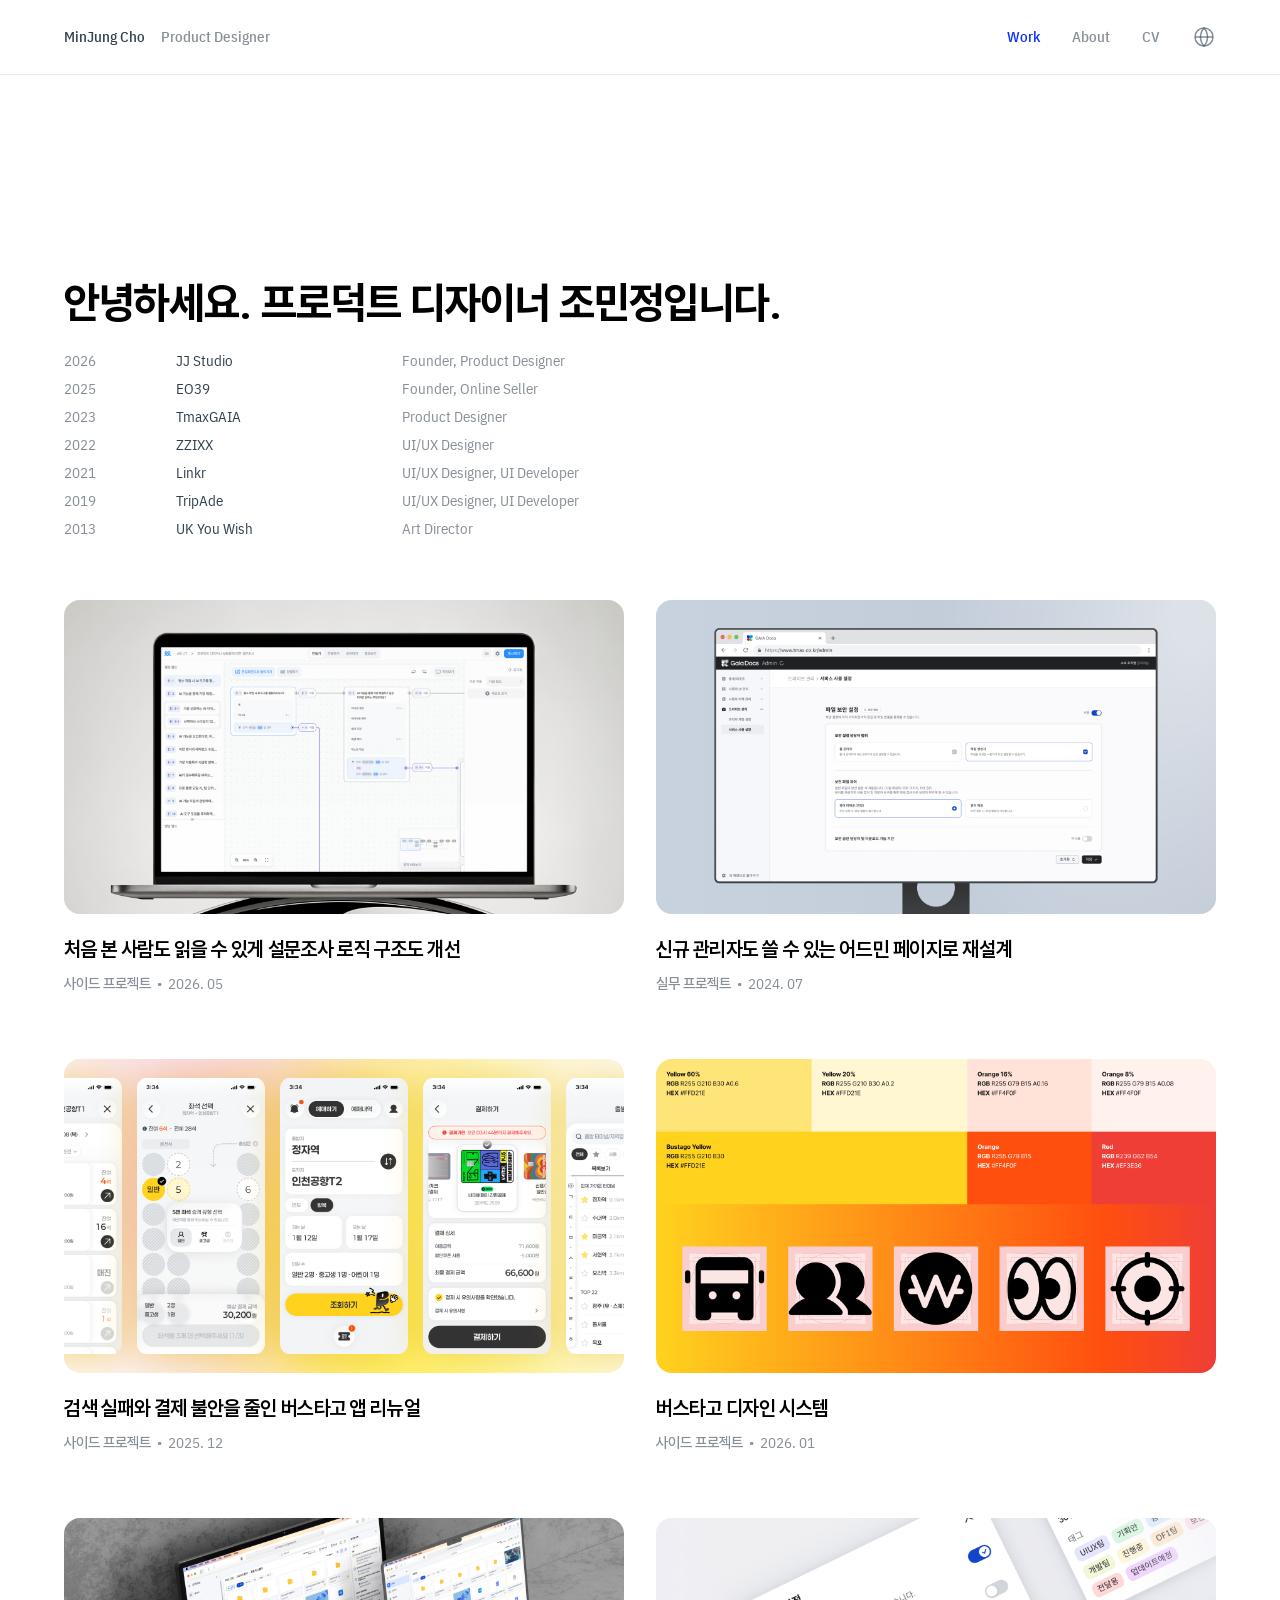
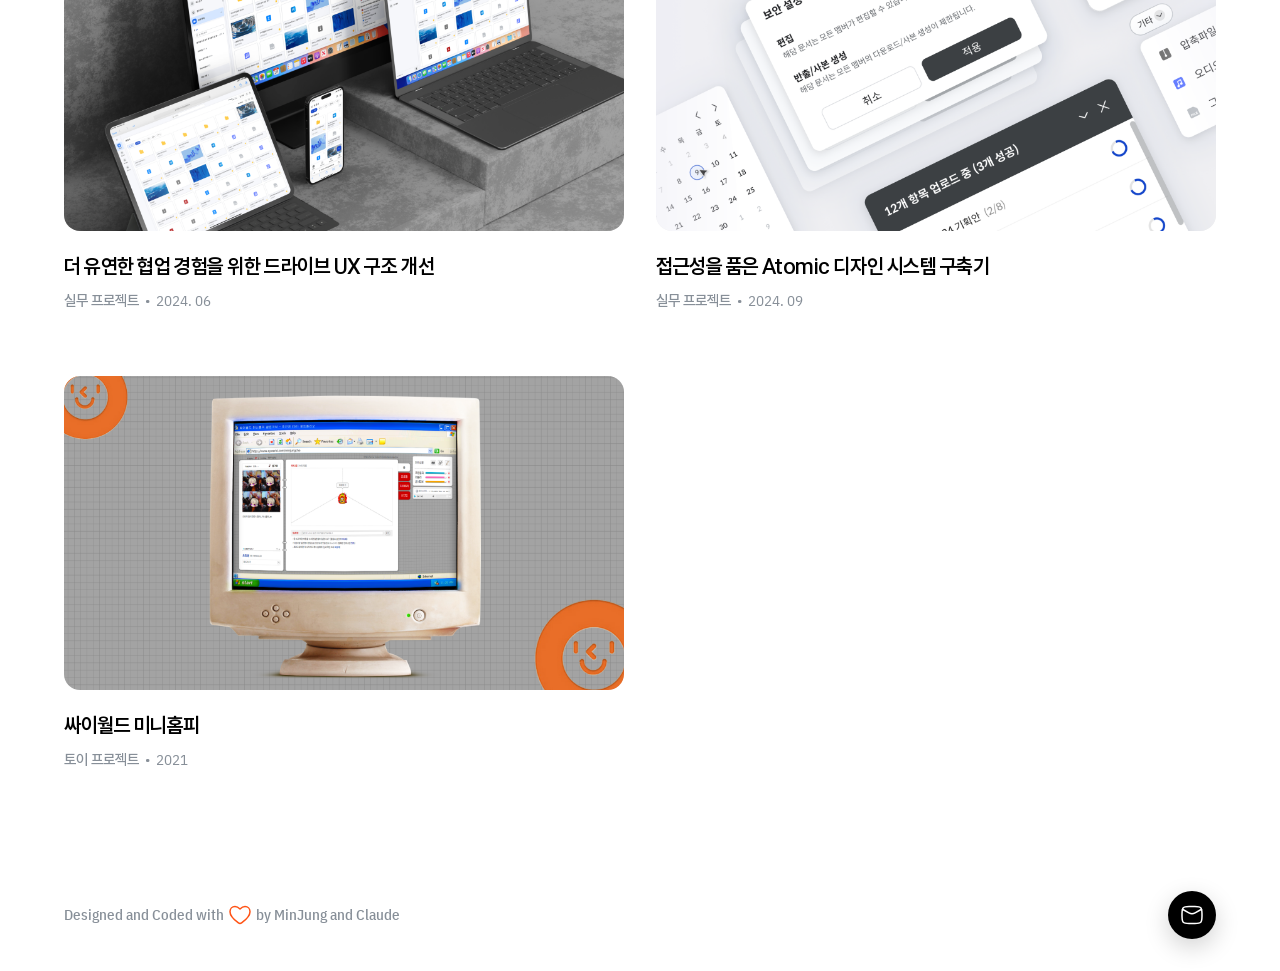
<file: index.html>
<!DOCTYPE html>
<html lang="ko">
<head>
    <meta charset="UTF-8">
    <meta name="viewport" content="width=device-width, initial-scale=1.0">
    <title>MinJung Cho — Product Designer</title>
    <link rel="preconnect" href="https://fonts.googleapis.com">
    <link rel="preconnect" href="https://fonts.gstatic.com" crossorigin>
    <link href="https://fonts.googleapis.com/css2?family=IBM+Plex+Sans+Condensed:wght@400;500;600&display=swap" rel="stylesheet">
    <link rel="stylesheet" href="css/style.css">
</head>
<body>

    <header class="site-header">
        <nav class="nav container">
            <div class="nav-brand">
                <a href="index.html" class="nav-name">MinJung Cho</a>
                <span class="nav-role">Product Designer</span>
            </div>
            <div class="nav-menu">
                <a href="index.html" class="active">Work</a>
                <!-- Misc. 페이지 준비되면 주석 해제
                <a href="#">Misc.</a>
                -->
                <a href="about.html">About</a>
                <!-- PDF 다운로드 말고 새탭으로 열리게 수정 <a href="assets/MinJungCho_CV.pdf" download="MinJungCho_CV.pdf">CV</a> -->
                <a href="assets/MinJungCho_CV.pdf" target="_blank">CV</a>
                <a href="#" class="nav-globe" aria-label="Language" data-tooltip="다국어 기능 공사중" onclick="return false;">
                    <svg viewBox="0 0 24 24" fill="none" stroke="currentColor" stroke-width="1.5" width="24" height="24">
                        <circle cx="12" cy="12" r="9"/>
                        <path d="M3 12h18"/>
                        <path d="M12 3a13.5 13.5 0 0 1 3.5 9 13.5 13.5 0 0 1-3.5 9 13.5 13.5 0 0 1-3.5-9A13.5 13.5 0 0 1 12 3z"/>
                    </svg>
                </a>
            </div>
        </nav>
    </header>

    <main>
        <section class="hero container">
            <h1 class="hero-headline">안녕하세요. <br class="br-mobile">프로덕트 디자이너 조민정입니다.</h1>
            <ul class="career">
                <li class="career-row">
                    <span class="career-year">2026</span>
                    <div class="career-detail">
                        <a href="#" class="career-company">JJ Studio</a>
                        <span class="career-role">Founder, Product Designer</span>
                    </div>
                </li>
                <li class="career-row">
                    <span class="career-year">2025</span>
                    <div class="career-detail">
                        <a href="#" class="career-company">EO39</a>
                        <span class="career-role">Founder, Online Seller</span>
                    </div>
                </li>
                <li class="career-row">
                    <span class="career-year">2023</span>
                    <div class="career-detail">
                        <a href="#" class="career-company">TmaxGAIA</a>
                        <span class="career-role">Product Designer</span>
                    </div>
                </li>
                <li class="career-row">
                    <span class="career-year">2022</span>
                    <div class="career-detail">
                        <a href="#" class="career-company">ZZIXX</a>
                        <span class="career-role">UI/UX Designer</span>
                    </div>
                </li>
                <li class="career-row">
                    <span class="career-year">2021</span>
                    <div class="career-detail">
                        <a href="#" class="career-company">Linkr</a>
                        <span class="career-role">UI/UX Designer, UI Developer</span>
                    </div>
                </li>
                <li class="career-row">
                    <span class="career-year">2019</span>
                    <div class="career-detail">
                        <a href="#" class="career-company">TripAde</a>
                        <span class="career-role">UI/UX Designer, UI Developer</span>
                    </div>
                </li>
                <li class="career-row">
                    <span class="career-year">2013</span>
                    <div class="career-detail">
                        <a href="#" class="career-company">UK You Wish</a>
                        <span class="career-role">Art Director</span>
                    </div>
                </li>
            </ul>
        </section>

        <section class="projects container">
            <div class="projects-grid" id="projectsGrid"></div>
        </section>
    </main>

    <footer class="site-footer">
        <!-- <div class="text">Designed and Coded with &lt;3 by MinJung and Claude</div> -->
        <div class="text">
            <span>Designed and Coded with </span>
            <svg xmlns="http://www.w3.org/2000/svg" viewBox="0 0 24 24" width="24" height="24" color="#ff5214" fill="none"
                stroke="#ff5214" stroke-width="1.5" stroke-linecap="round" stroke-linejoin="round">
                <path
                    d="M10.4107 19.9677C7.58942 17.858 2 13.0348 2 8.69444C2 5.82563 4.10526 3.5 7 3.5C8.5 3.5 10 4 12 6C14 4 15.5 3.5 17 3.5C19.8947 3.5 22 5.82563 22 8.69444C22 13.0348 16.4106 17.858 13.5893 19.9677C12.6399 20.6776 11.3601 20.6776 10.4107 19.9677Z">
                </path>
            </svg>
            <span>by MinJung and Claude</span>
        </div>
        <a class="contact" href="mailto:designer.minjungcho@gmail.com" aria-label="조민정에게 이메일 보내기" title="이메일 보내기"
            data-cursor-label="Email me">
            <svg xmlns="http://www.w3.org/2000/svg" viewBox="0 0 24 24" width="24" height="24" color="currentColor" fill="none"
                stroke="currentColor" stroke-width="1.5" stroke-linejoin="round">
                <path d="M2 6L8.91302 9.91697C11.4616 11.361 12.5384 11.361 15.087 9.91697L22 6"></path>
                <path
                    d="M2.01577 13.4756C2.08114 16.5412 2.11383 18.0739 3.24496 19.2094C4.37608 20.3448 5.95033 20.3843 9.09883 20.4634C11.0393 20.5122 12.9607 20.5122 14.9012 20.4634C18.0497 20.3843 19.6239 20.3448 20.7551 19.2094C21.8862 18.0739 21.9189 16.5412 21.9842 13.4756C22.0053 12.4899 22.0053 11.5101 21.9842 10.5244C21.9189 7.45886 21.8862 5.92609 20.7551 4.79066C19.6239 3.65523 18.0497 3.61568 14.9012 3.53657C12.9607 3.48781 11.0393 3.48781 9.09882 3.53656C5.95033 3.61566 4.37608 3.65521 3.24495 4.79065C2.11382 5.92608 2.08114 7.45885 2.01576 10.5244C1.99474 11.5101 1.99475 12.4899 2.01577 13.4756Z">
                </path>
            </svg>
        </a>
    </footer>

    <script src="data/projects.js"></script>
    <script src="js/home.js"></script>
    <script src="js/cursor.js"></script>
</body>
</html>
</file>
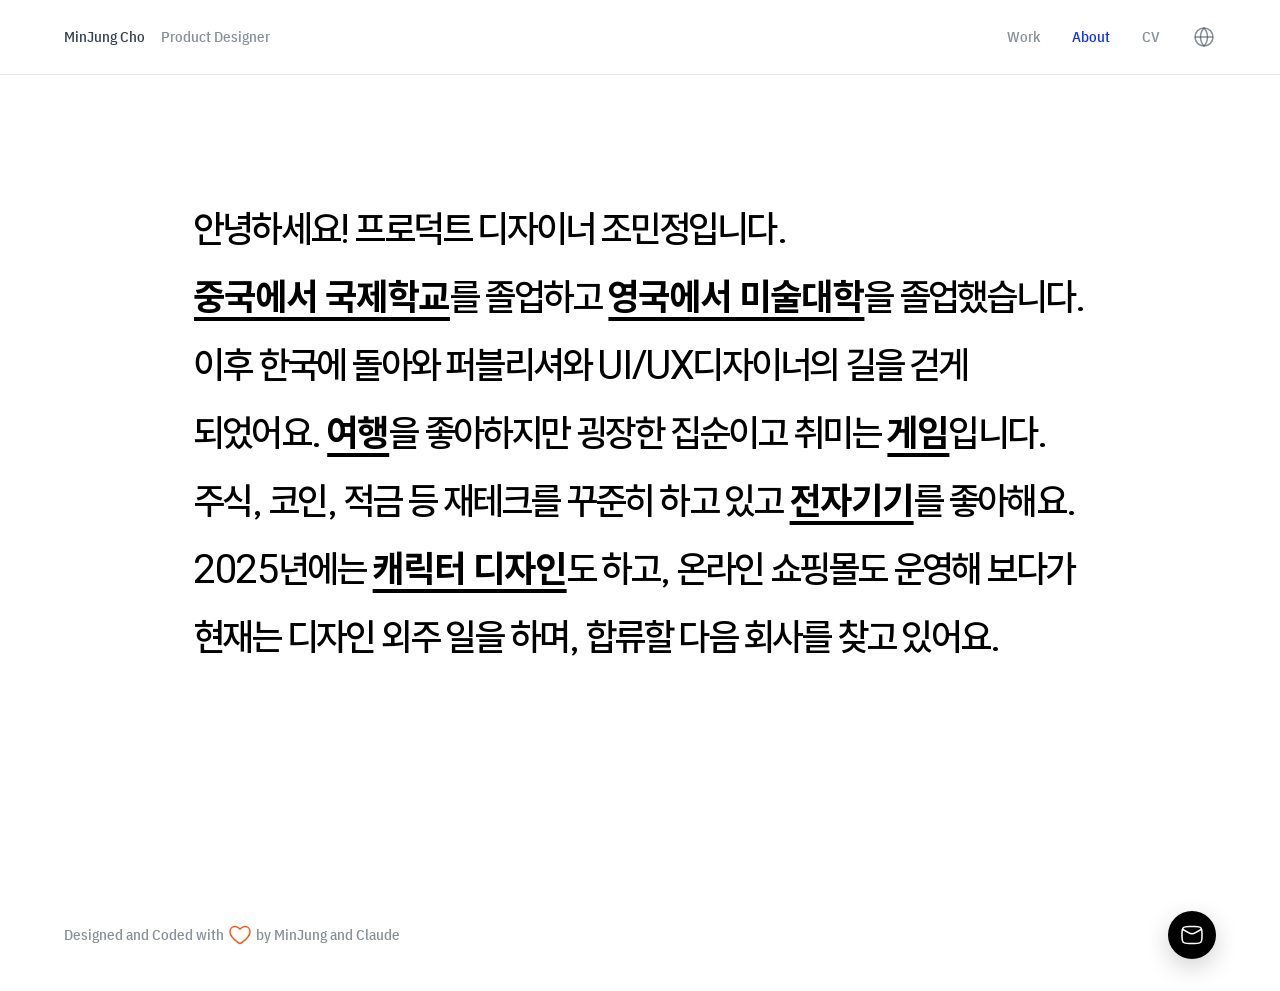
<file: about.html>
<!DOCTYPE html>
<html lang="ko">
<head>
    <meta charset="UTF-8">
    <meta name="viewport" content="width=device-width, initial-scale=1.0">
    <title>About — MinJung Cho</title>
    <link rel="preconnect" href="https://fonts.googleapis.com">
    <link rel="preconnect" href="https://fonts.gstatic.com" crossorigin>
    <link href="https://fonts.googleapis.com/css2?family=IBM+Plex+Sans+Condensed:wght@400;500;600&display=swap" rel="stylesheet">
    <link rel="stylesheet" href="css/style.css">
</head>
<body>

    <header class="site-header">
        <nav class="nav container">
            <div class="nav-brand">
                <a href="index.html" class="nav-name">MinJung Cho</a>
                <span class="nav-role">Product Designer</span>
            </div>
            <div class="nav-menu">
                <a href="index.html">Work</a>
                <!-- Misc. 페이지 준비되면 주석 해제
                <a href="#">Misc.</a>
                -->
                <a href="about.html" class="active">About</a>
                <a href="assets/MinJungCho_CV.pdf" target="_blank">CV</a>
                <a href="#" class="nav-globe" aria-label="Language" data-tooltip="다국어 기능 공사중" onclick="return false;">
                    <svg viewBox="0 0 24 24" fill="none" stroke="currentColor" stroke-width="1.5" width="24" height="24">
                        <circle cx="12" cy="12" r="9"/>
                        <path d="M3 12h18"/>
                        <path d="M12 3a13.5 13.5 0 0 1 3.5 9 13.5 13.5 0 0 1-3.5 9 13.5 13.5 0 0 1-3.5-9A13.5 13.5 0 0 1 12 3z"/>
                    </svg>
                </a>
            </div>
        </nav>
    </header>

    <main class="about container">
        <!-- about-stage: 텍스트 + 호버 이미지가 배치되는 기준 영역 -->
        <div class="about-stage">
            <div class="about-text">
                <p class="about-title">안녕하세요! 프로덕트 디자이너 조민정입니다.</p>
                <p class="about-par">
                    <button class="about-kw" data-key="beijing">중국에서 국제학교</button>를 졸업하고
                    <span class="about-inline" data-key="beijing" hidden>
                        <span class="about-inline-media"><img src="assets/img/about/beijing.jpeg" alt="베이징 국제학교 후문 앞에서"><em>2008년부터 5년 동안 베이징에 살았어요</em></span>
                    </span>
                    <button class="about-kw" data-key="london">영국에서 미술대학</button>을 졸업했습니다.
                    <span class="about-inline" data-key="london" hidden>
                        <span class="about-inline-media"><img src="assets/img/about/london.jpg" alt="런던 미술대학 시절"><em>우수 포트폴리오로 인정 받아 파운데이션 코스를 스킵하고 3년만에 졸업했어요</em></span>
                    </span>
                </p>
                <p class="about-par">이후 한국에 돌아와 퍼블리셔와 UI/UX디자이너의 길을 걷게 되었어요.
                    <button class="about-kw" data-key="travel">여행</button>을 좋아하지만 굉장한 집순이고 취미는
                    <span class="about-inline" data-key="travel" hidden>
                        <span class="about-inline-media"><img src="assets/img/about/travel.jpeg" alt="여행 사진"><em>지금까지 28개 국을 여행했어요</em></span>
                    </span>
                    <button class="about-kw" data-key="game">게임</button>입니다.
                    <span class="about-inline" data-key="game" hidden>
                        <span class="about-inline-media"><img src="assets/img/about/game.png" alt="즐겨한 게임들"></span>
                    </span>
                </p>
                <p class="about-par">주식, 코인, 적금 등 재테크를 꾸준히 하고 있고
                    <button class="about-kw" data-key="tech">전자기기</button>를 좋아해요.
                    <span class="about-inline" data-key="tech" hidden>
                        <span class="about-inline-media"><img src="assets/img/about/tech.png" alt="좋아하는 전자기기"></span>
                    </span>
                </p>
                <p class="about-par">2025년에는
                    <button class="about-kw" data-key="character">캐릭터 디자인</button>도 하고, 온라인 쇼핑몰도 운영해 보다가
                    <span class="about-inline" data-key="character" hidden>
                        <span class="about-inline-media"><img src="assets/img/about/character.jpeg" alt="캐릭터 쭈바와 쪼야"><em>쭈바와 쪼야</em></span>
                    </span>
                    현재는 디자인 외주 일을 하며, 합류할 다음 회사를 찾고 있어요.
                </p>
            </div>

            <!-- 데스크톱/태블릿 호버 리빌 (위치·크기·회전은 CSS) -->
            <figure class="about-float float-beijing" data-key="beijing" aria-hidden="true">
                <img src="assets/img/about/beijing.jpeg" alt="">
                <figcaption>2008년부터 5년 동안 베이징에 살았어요</figcaption>
            </figure>
            <figure class="about-float float-london" data-key="london" aria-hidden="true">
                <img src="assets/img/about/london.jpg" alt="">
                <figcaption>우수 포트폴리오로 인정 받아 파운데이션 코스를 스킵하고 3년만에 졸업했어요</figcaption>
            </figure>
            <figure class="about-float float-travel" data-key="travel" aria-hidden="true">
                <img src="assets/img/about/travel.jpeg" alt="">
                <figcaption>지금까지 28개 국을 여행했어요</figcaption>
            </figure>
            <figure class="about-float float-game" data-key="game" aria-hidden="true">
                <img src="assets/img/about/game.png" alt="">
            </figure>
            <figure class="about-float float-tech" data-key="tech" aria-hidden="true">
                <img src="assets/img/about/tech.png" alt="">
            </figure>
            <figure class="about-float float-character" data-key="character" aria-hidden="true">
                <img src="assets/img/about/character.jpeg" alt="">
                <figcaption>쭈바와 쪼야</figcaption>
            </figure>
        </div>
    </main>
    <footer class="site-footer">
        <div class="text">
            <span>Designed and Coded with </span>
            <svg xmlns="http://www.w3.org/2000/svg" viewBox="0 0 24 24" width="24" height="24" color="#ff5214" fill="none"
                stroke="#ff5214" stroke-width="1.5" stroke-linecap="round" stroke-linejoin="round">
                <path
                    d="M10.4107 19.9677C7.58942 17.858 2 13.0348 2 8.69444C2 5.82563 4.10526 3.5 7 3.5C8.5 3.5 10 4 12 6C14 4 15.5 3.5 17 3.5C19.8947 3.5 22 5.82563 22 8.69444C22 13.0348 16.4106 17.858 13.5893 19.9677C12.6399 20.6776 11.3601 20.6776 10.4107 19.9677Z">
                </path>
            </svg>
            <span>by MinJung and Claude</span>
        </div>
        <a class="contact" href="mailto:designer.minjungcho@gmail.com" aria-label="조민정에게 이메일 보내기" title="이메일 보내기"
            data-cursor-label="Email me">
            <svg xmlns="http://www.w3.org/2000/svg" viewBox="0 0 24 24" width="24" height="24" color="currentColor"
                fill="none" stroke="currentColor" stroke-width="1.5" stroke-linejoin="round">
                <path d="M2 6L8.91302 9.91697C11.4616 11.361 12.5384 11.361 15.087 9.91697L22 6"></path>
                <path
                    d="M2.01577 13.4756C2.08114 16.5412 2.11383 18.0739 3.24496 19.2094C4.37608 20.3448 5.95033 20.3843 9.09883 20.4634C11.0393 20.5122 12.9607 20.5122 14.9012 20.4634C18.0497 20.3843 19.6239 20.3448 20.7551 19.2094C21.8862 18.0739 21.9189 16.5412 21.9842 13.4756C22.0053 12.4899 22.0053 11.5101 21.9842 10.5244C21.9189 7.45886 21.8862 5.92609 20.7551 4.79066C19.6239 3.65523 18.0497 3.61568 14.9012 3.53657C12.9607 3.48781 11.0393 3.48781 9.09882 3.53656C5.95033 3.61566 4.37608 3.65521 3.24495 4.79065C2.11382 5.92608 2.08114 7.45885 2.01576 10.5244C1.99474 11.5101 1.99475 12.4899 2.01577 13.4756Z">
                </path>
            </svg>
        </a>
    </footer>
    <script src="js/about.js"></script>
    <script src="js/cursor.js"></script>
</body>
</html>
</file>
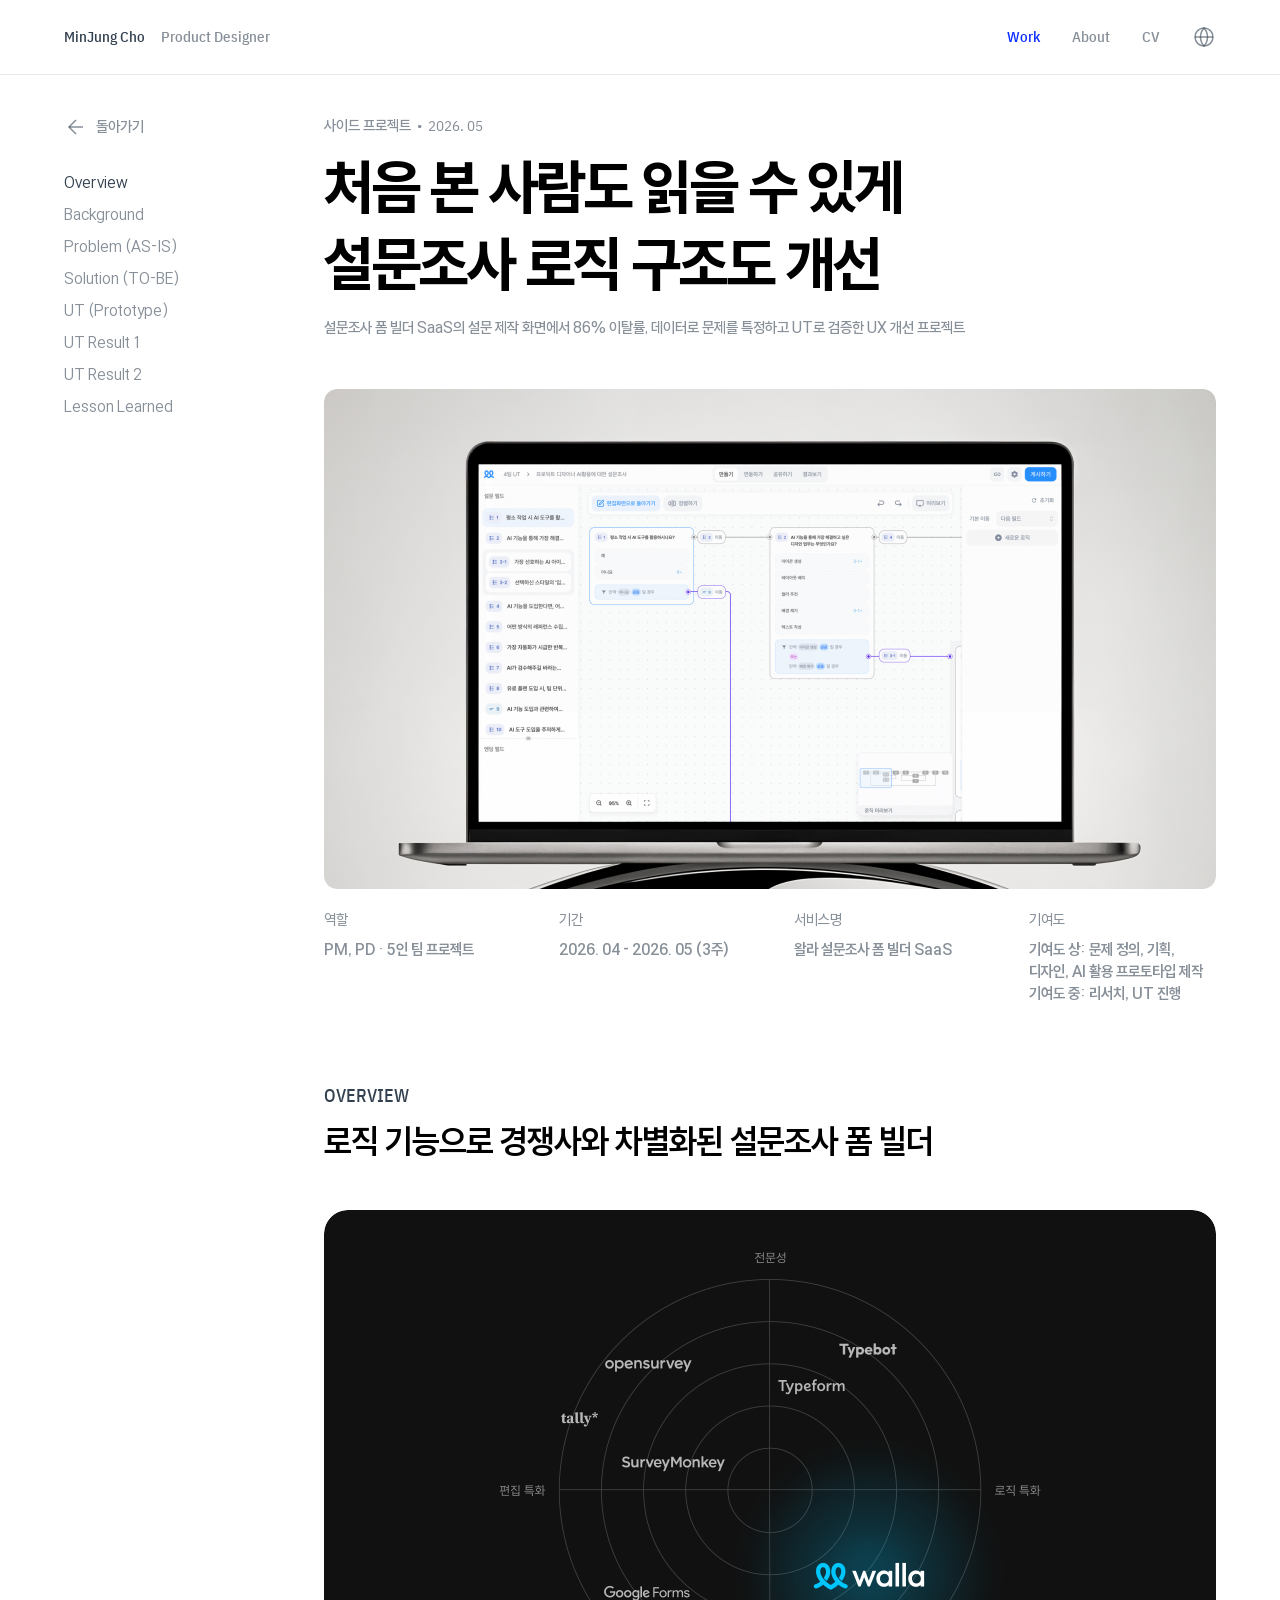
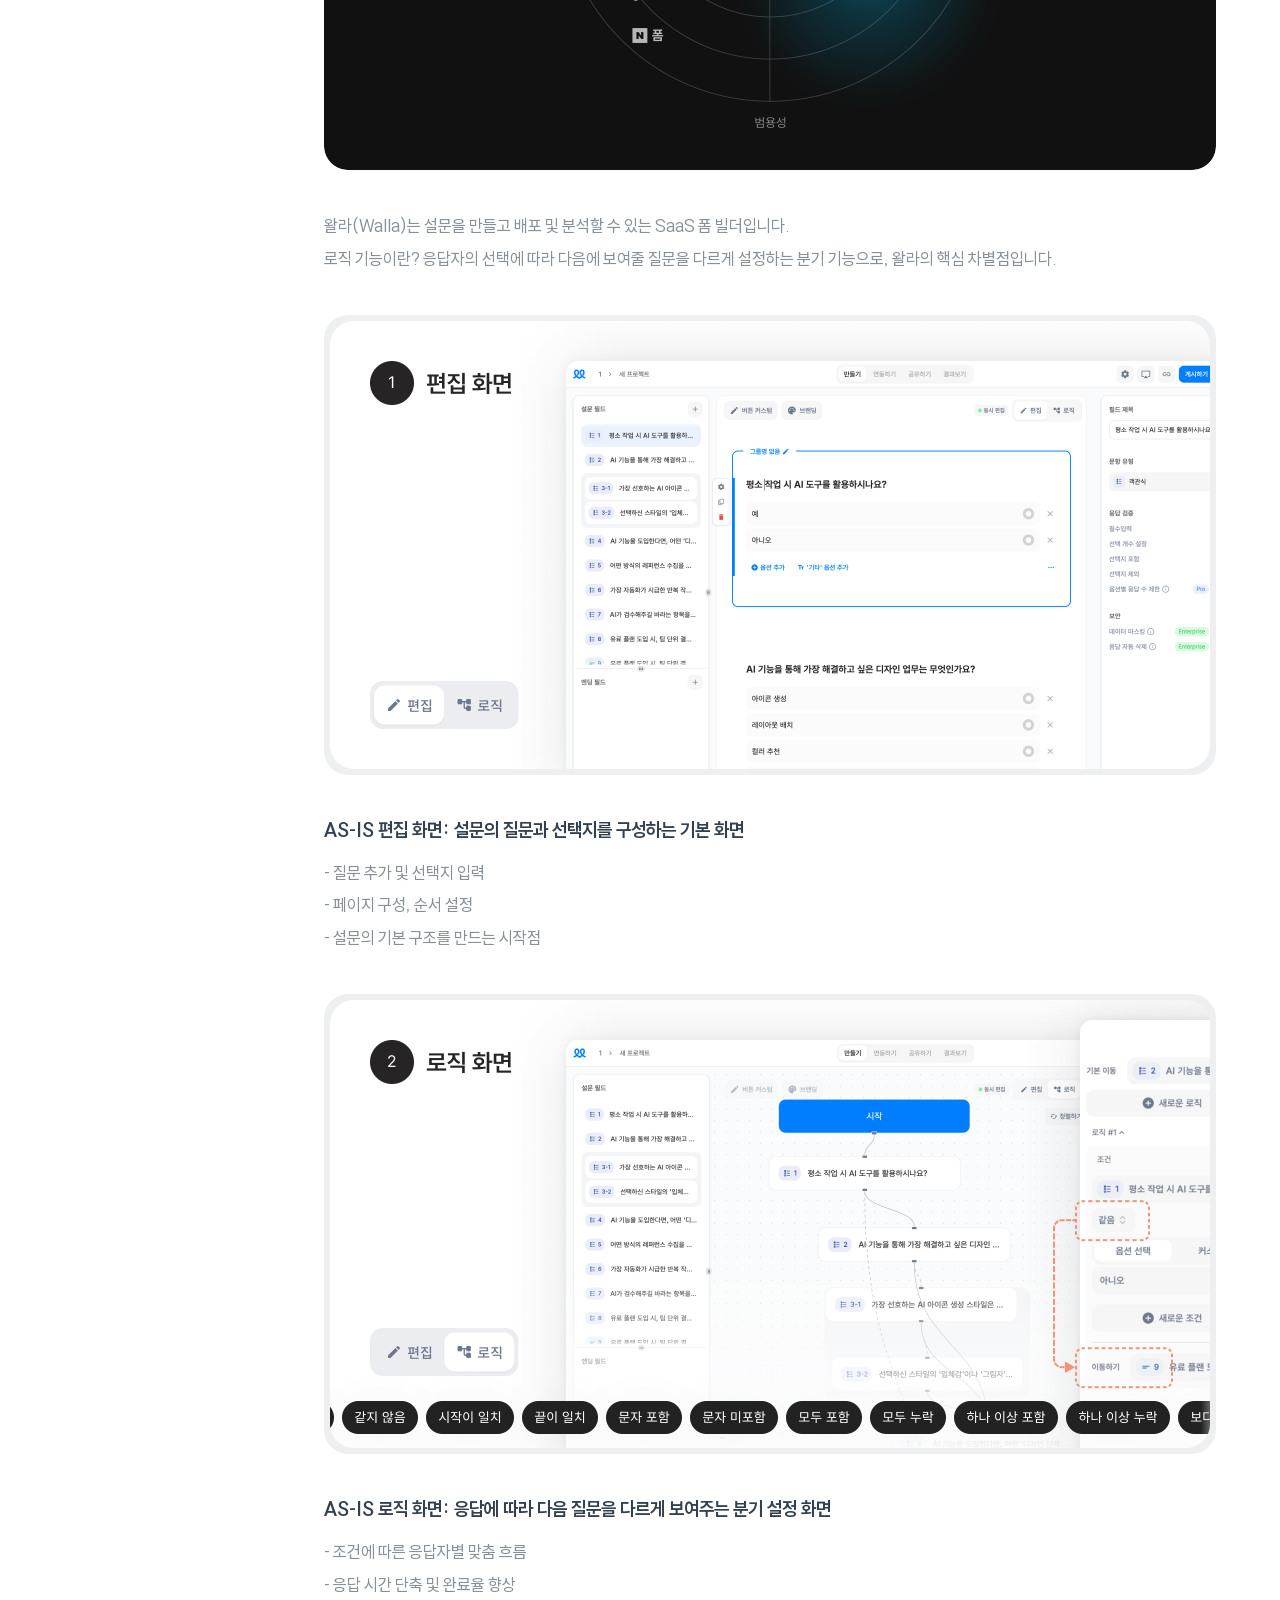
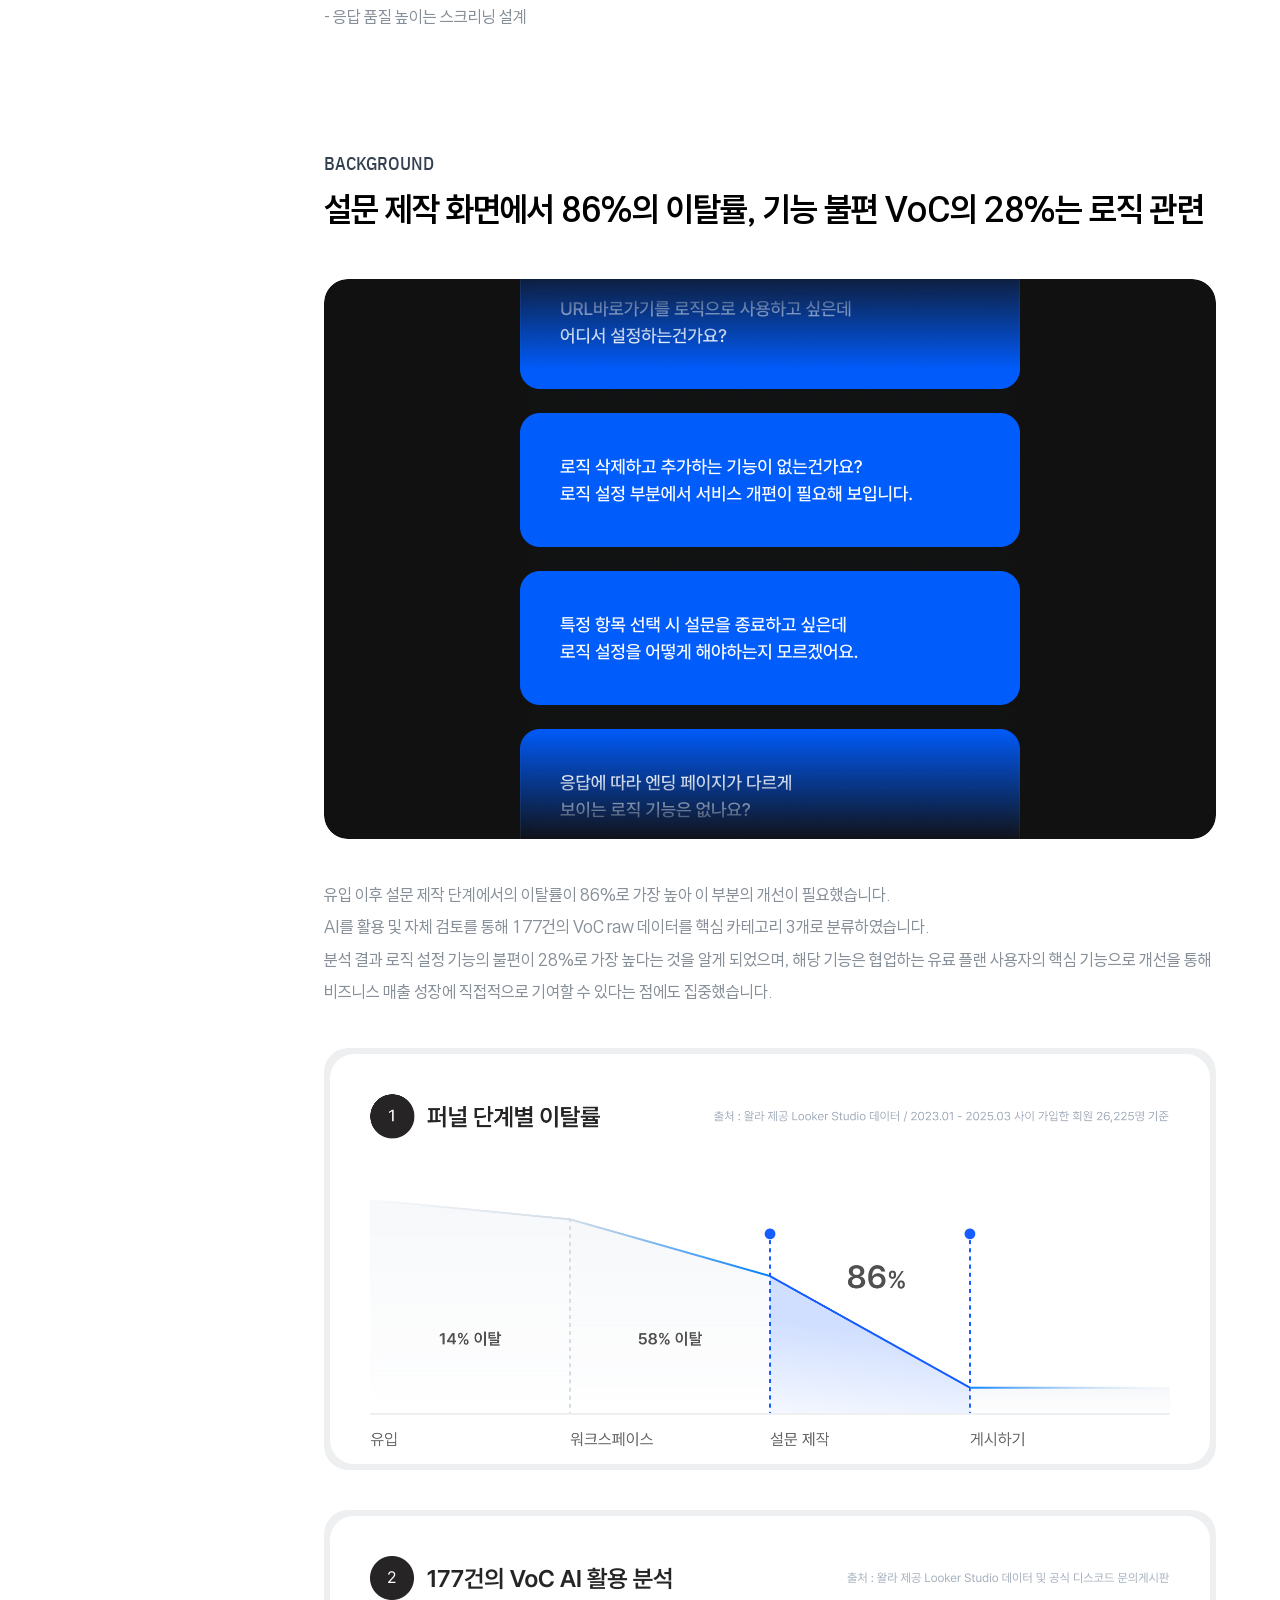
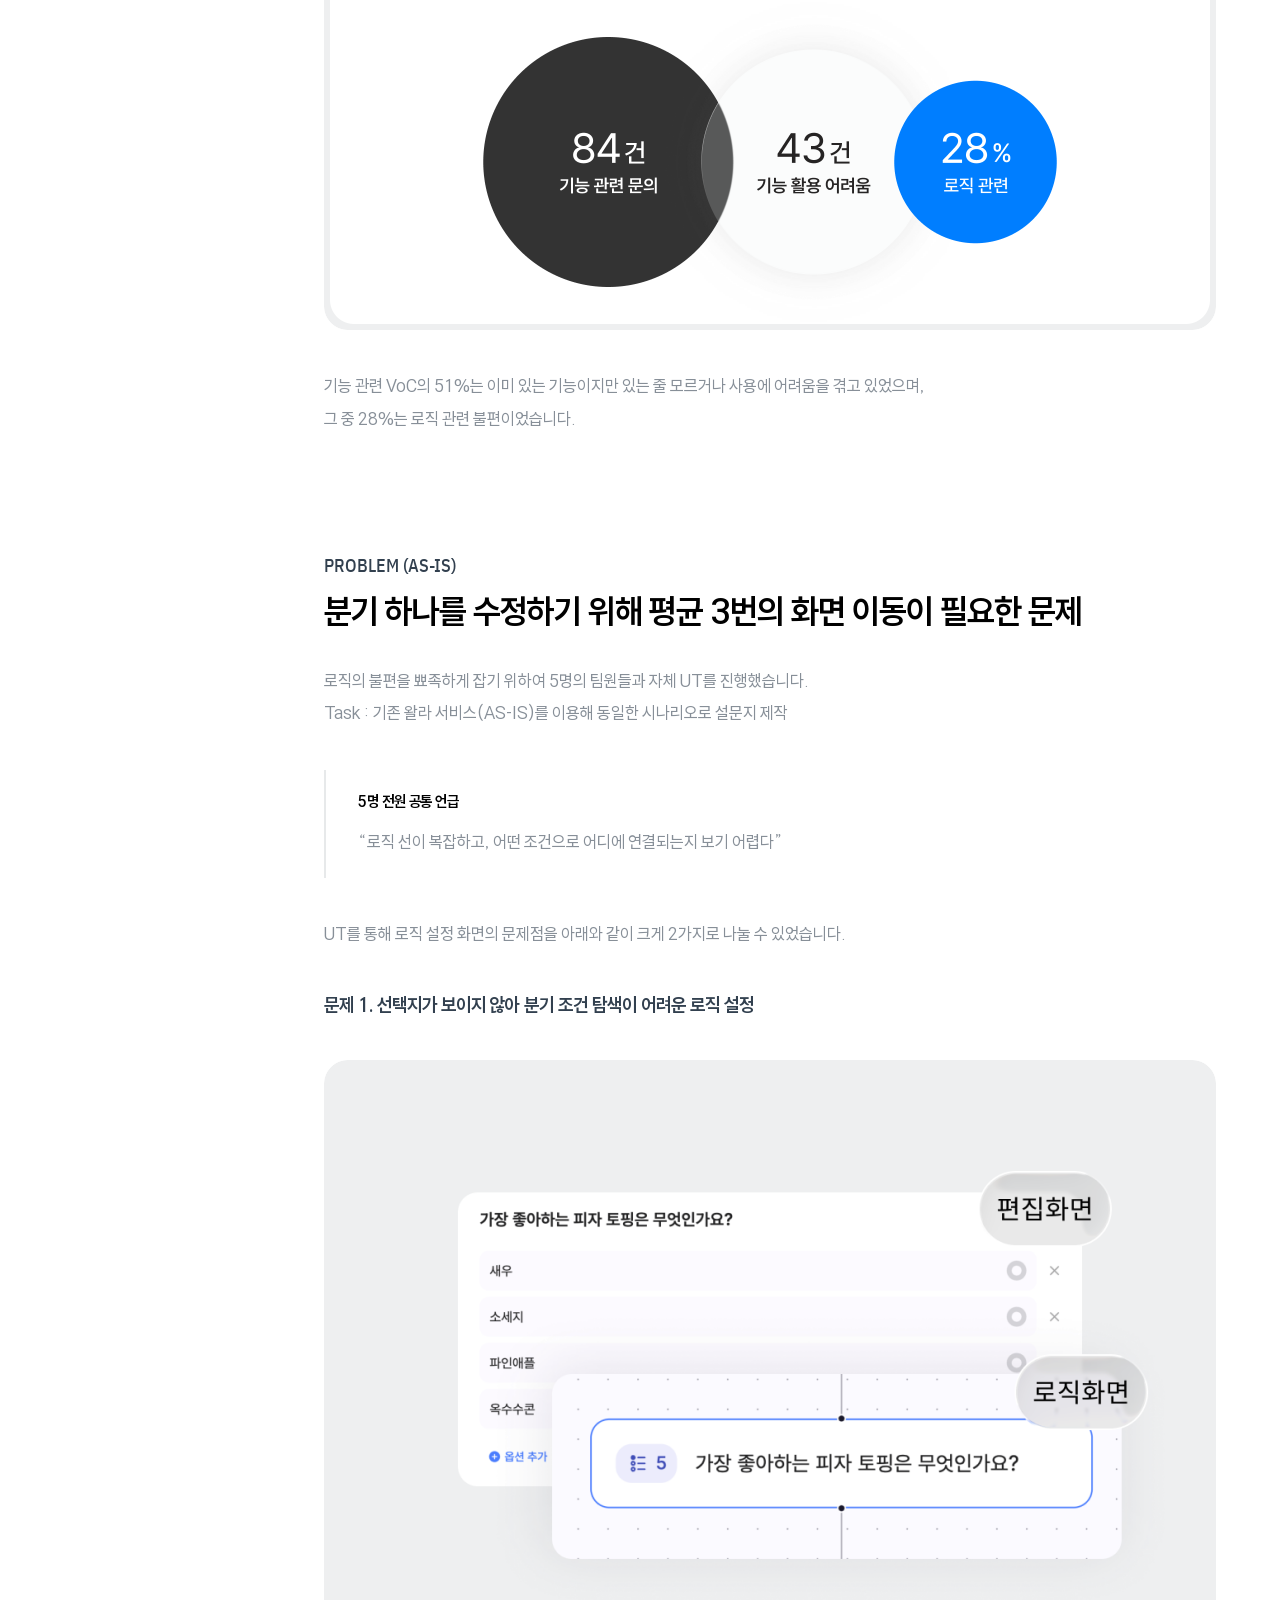
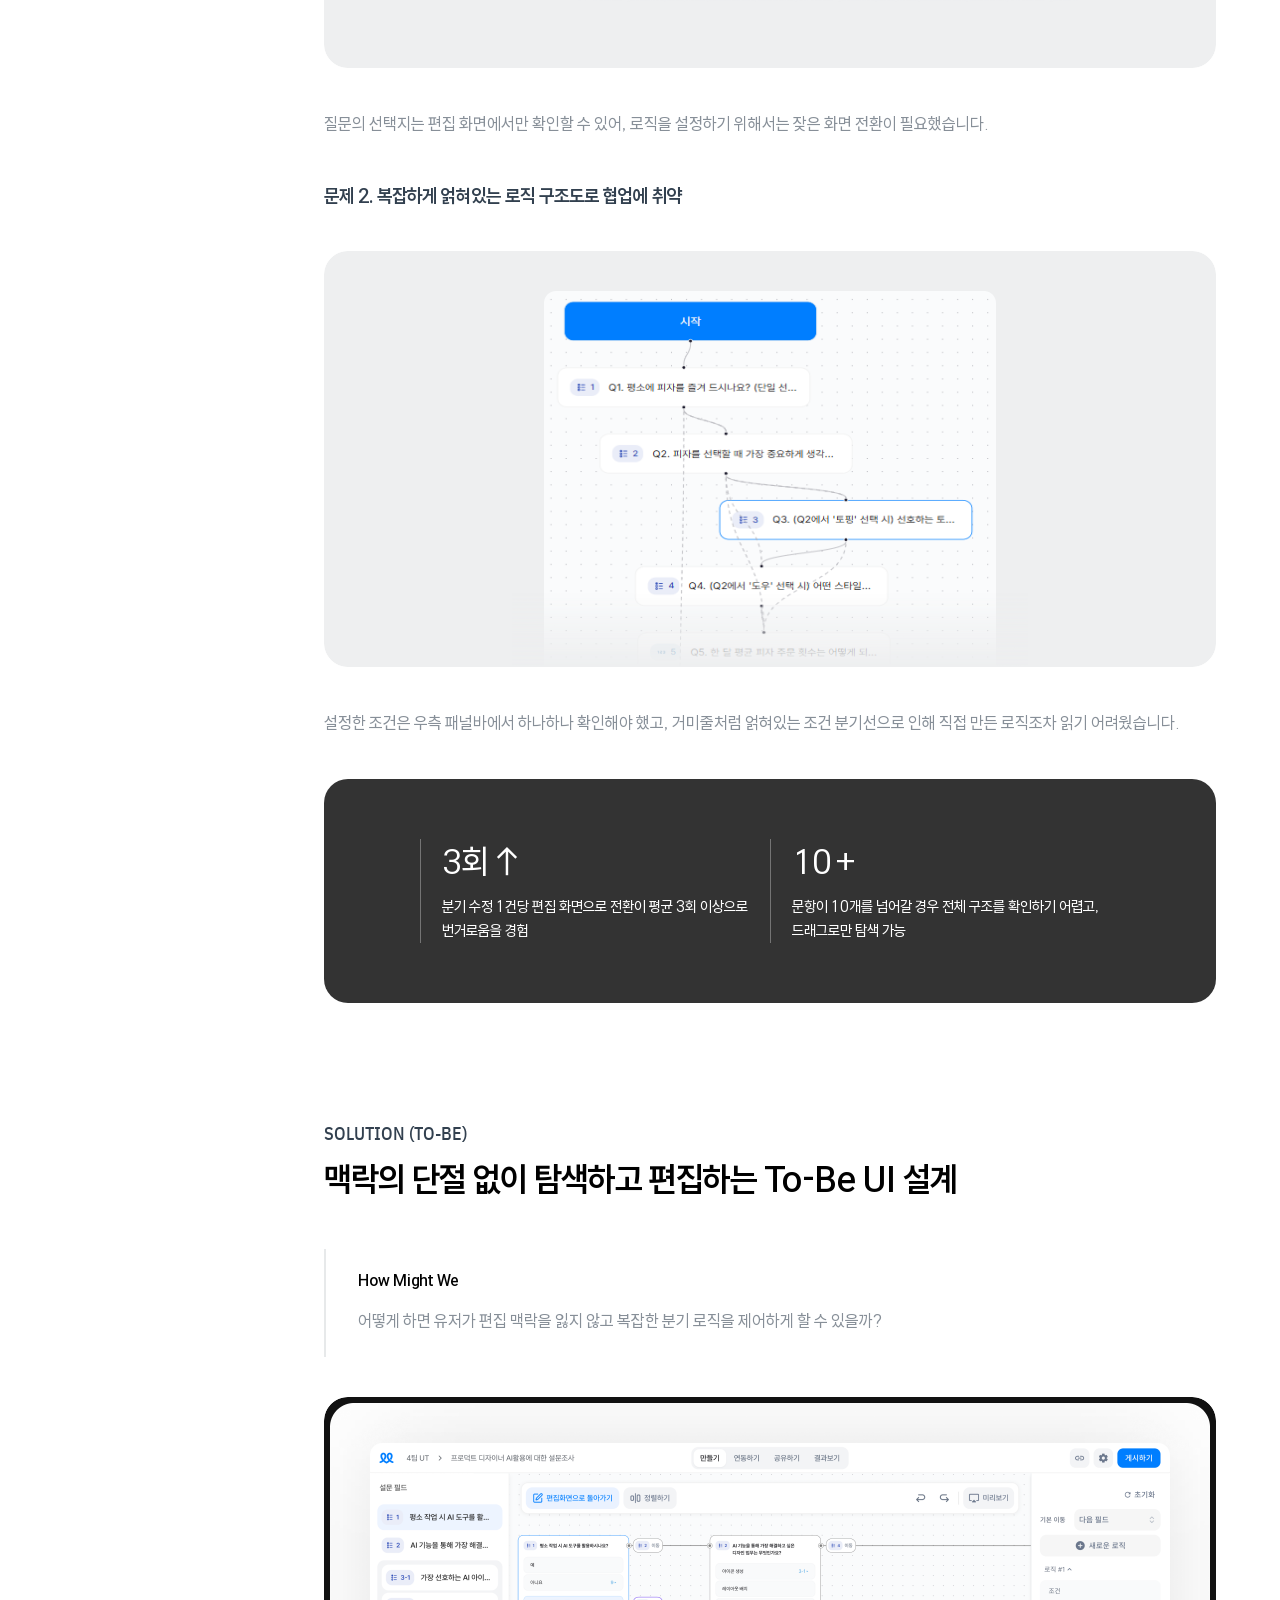
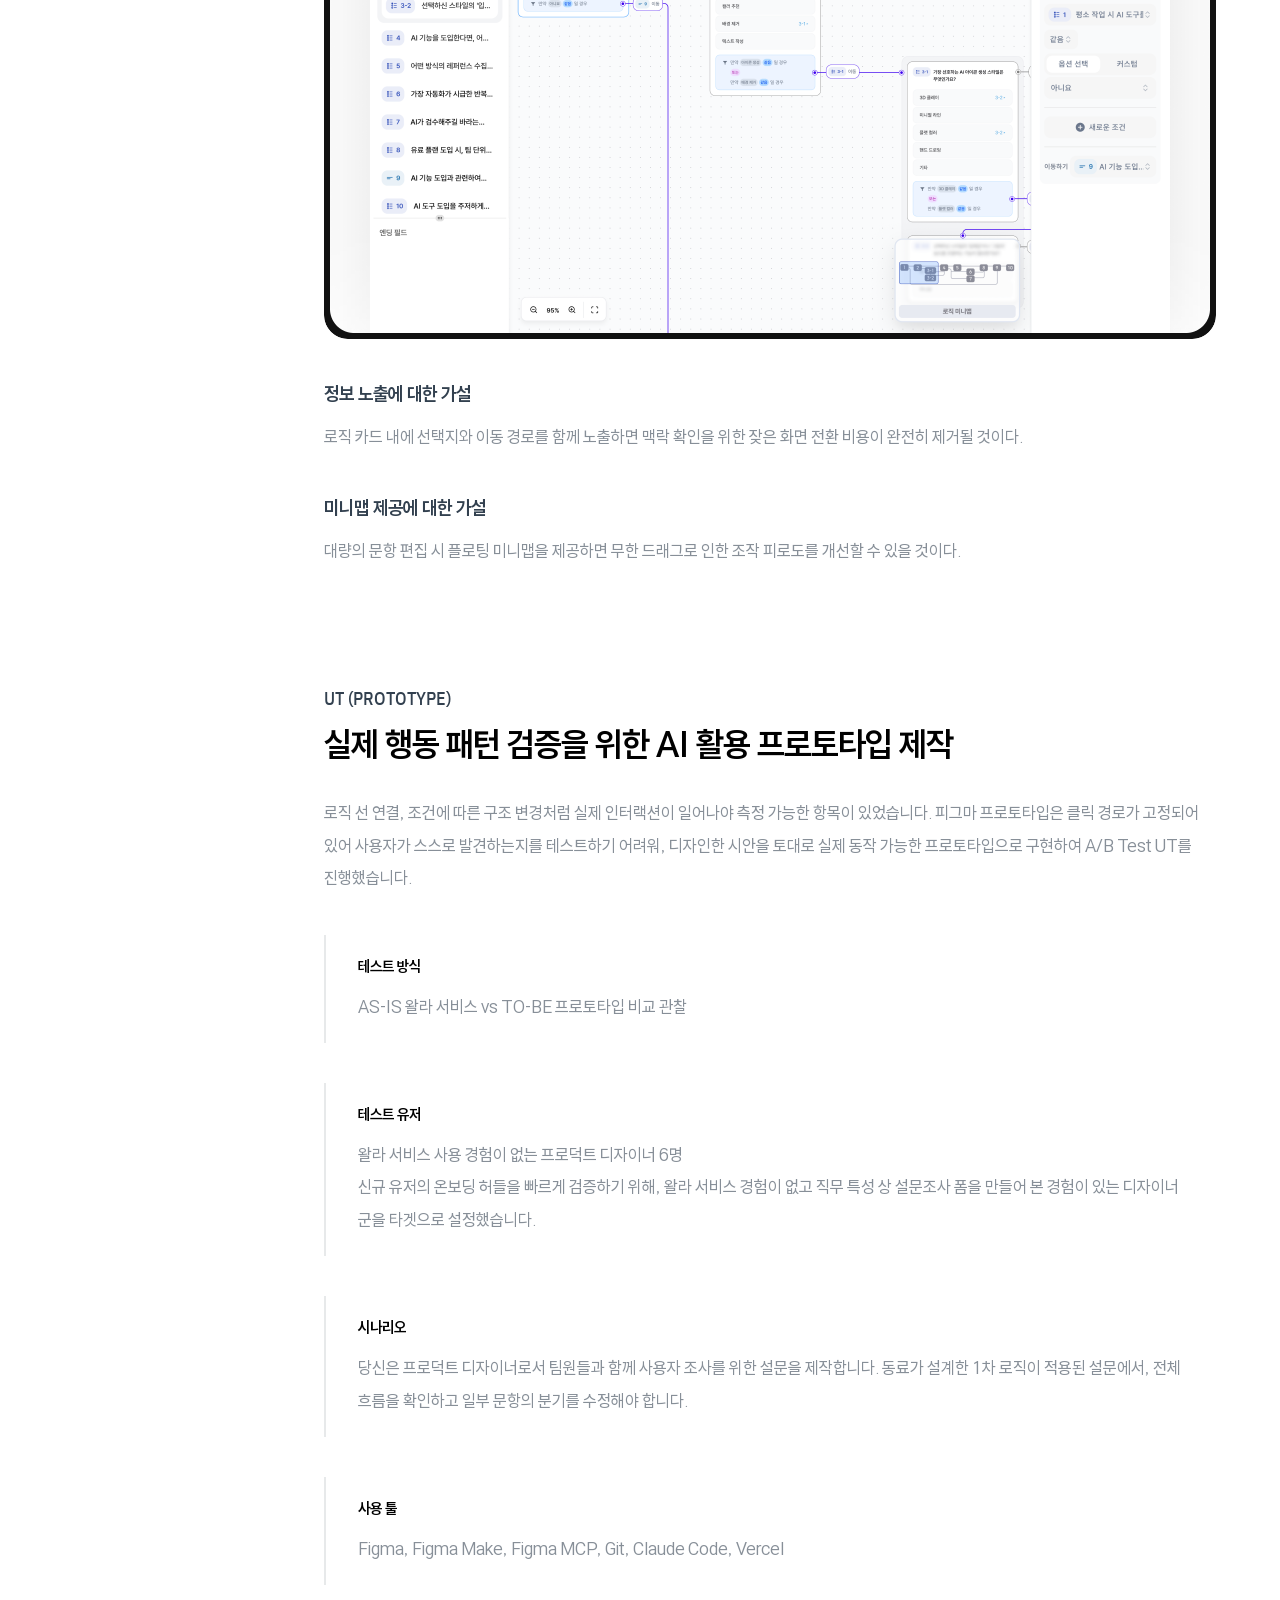
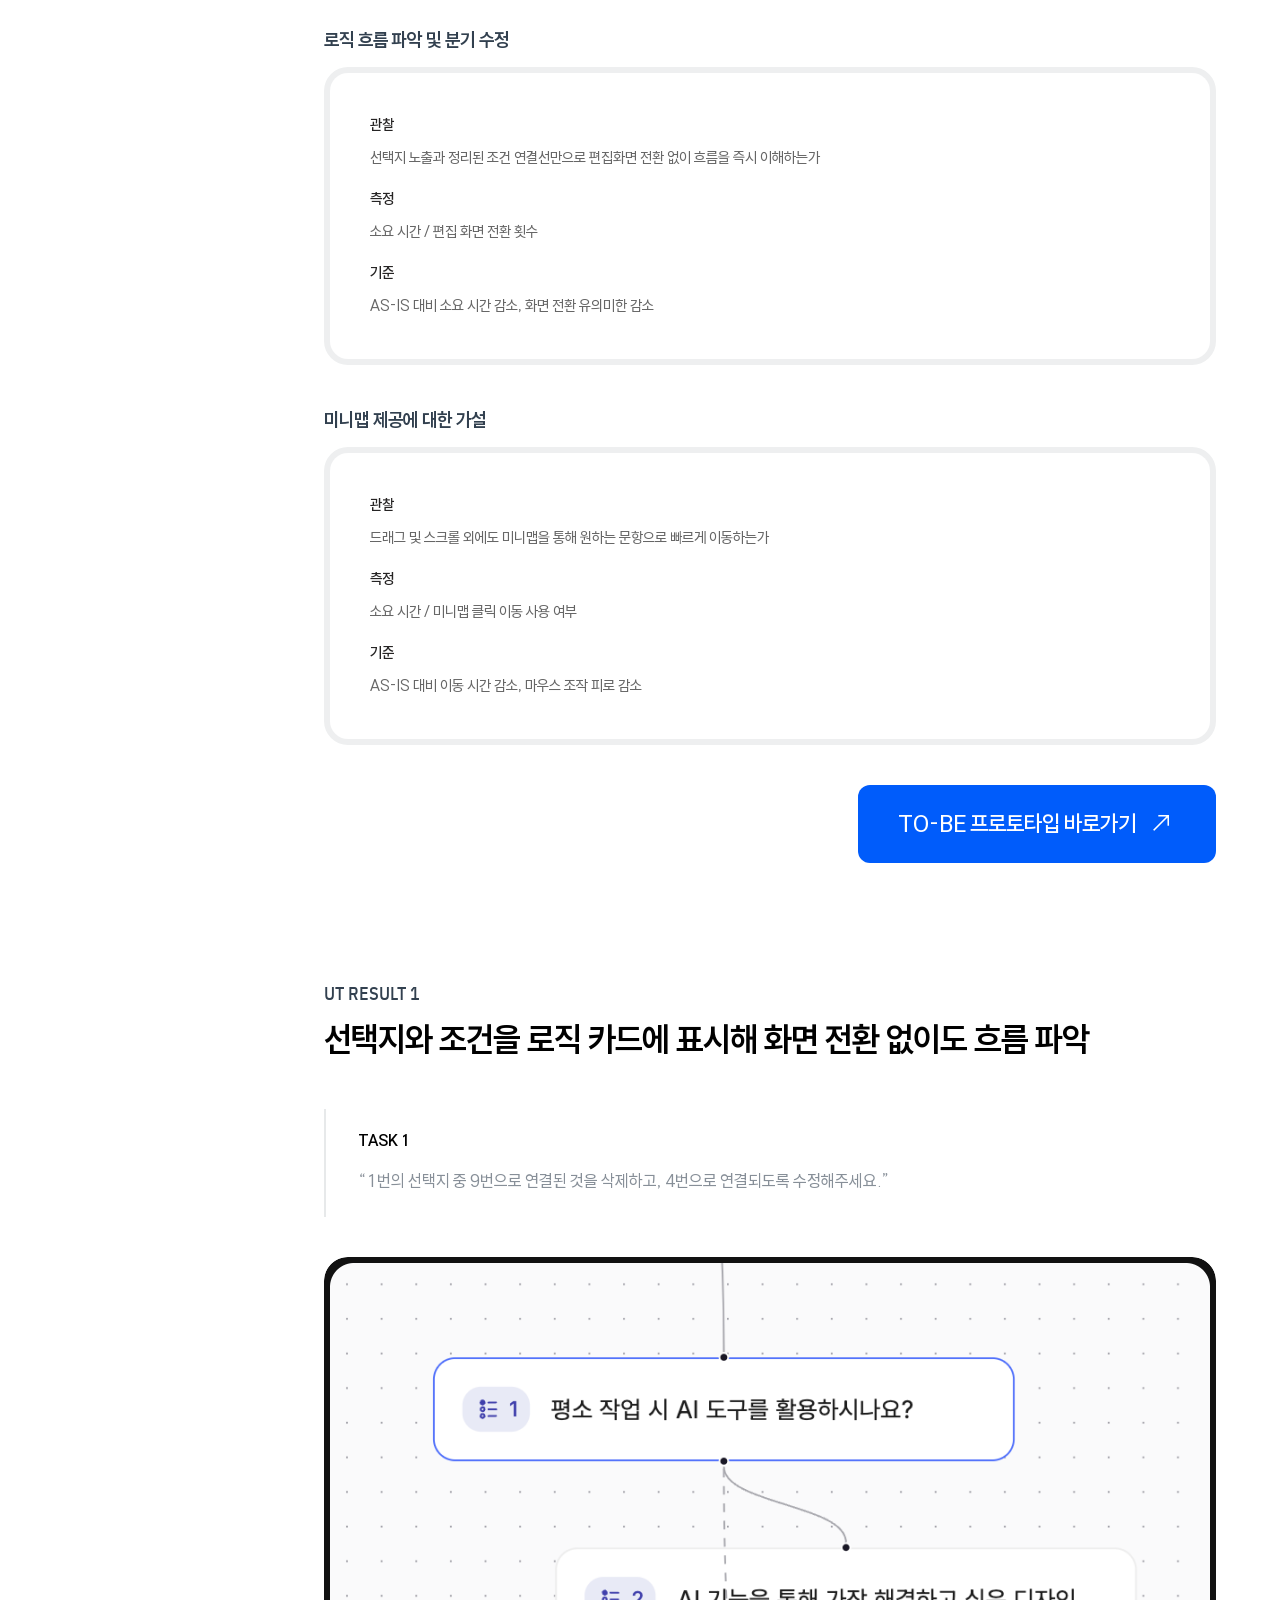
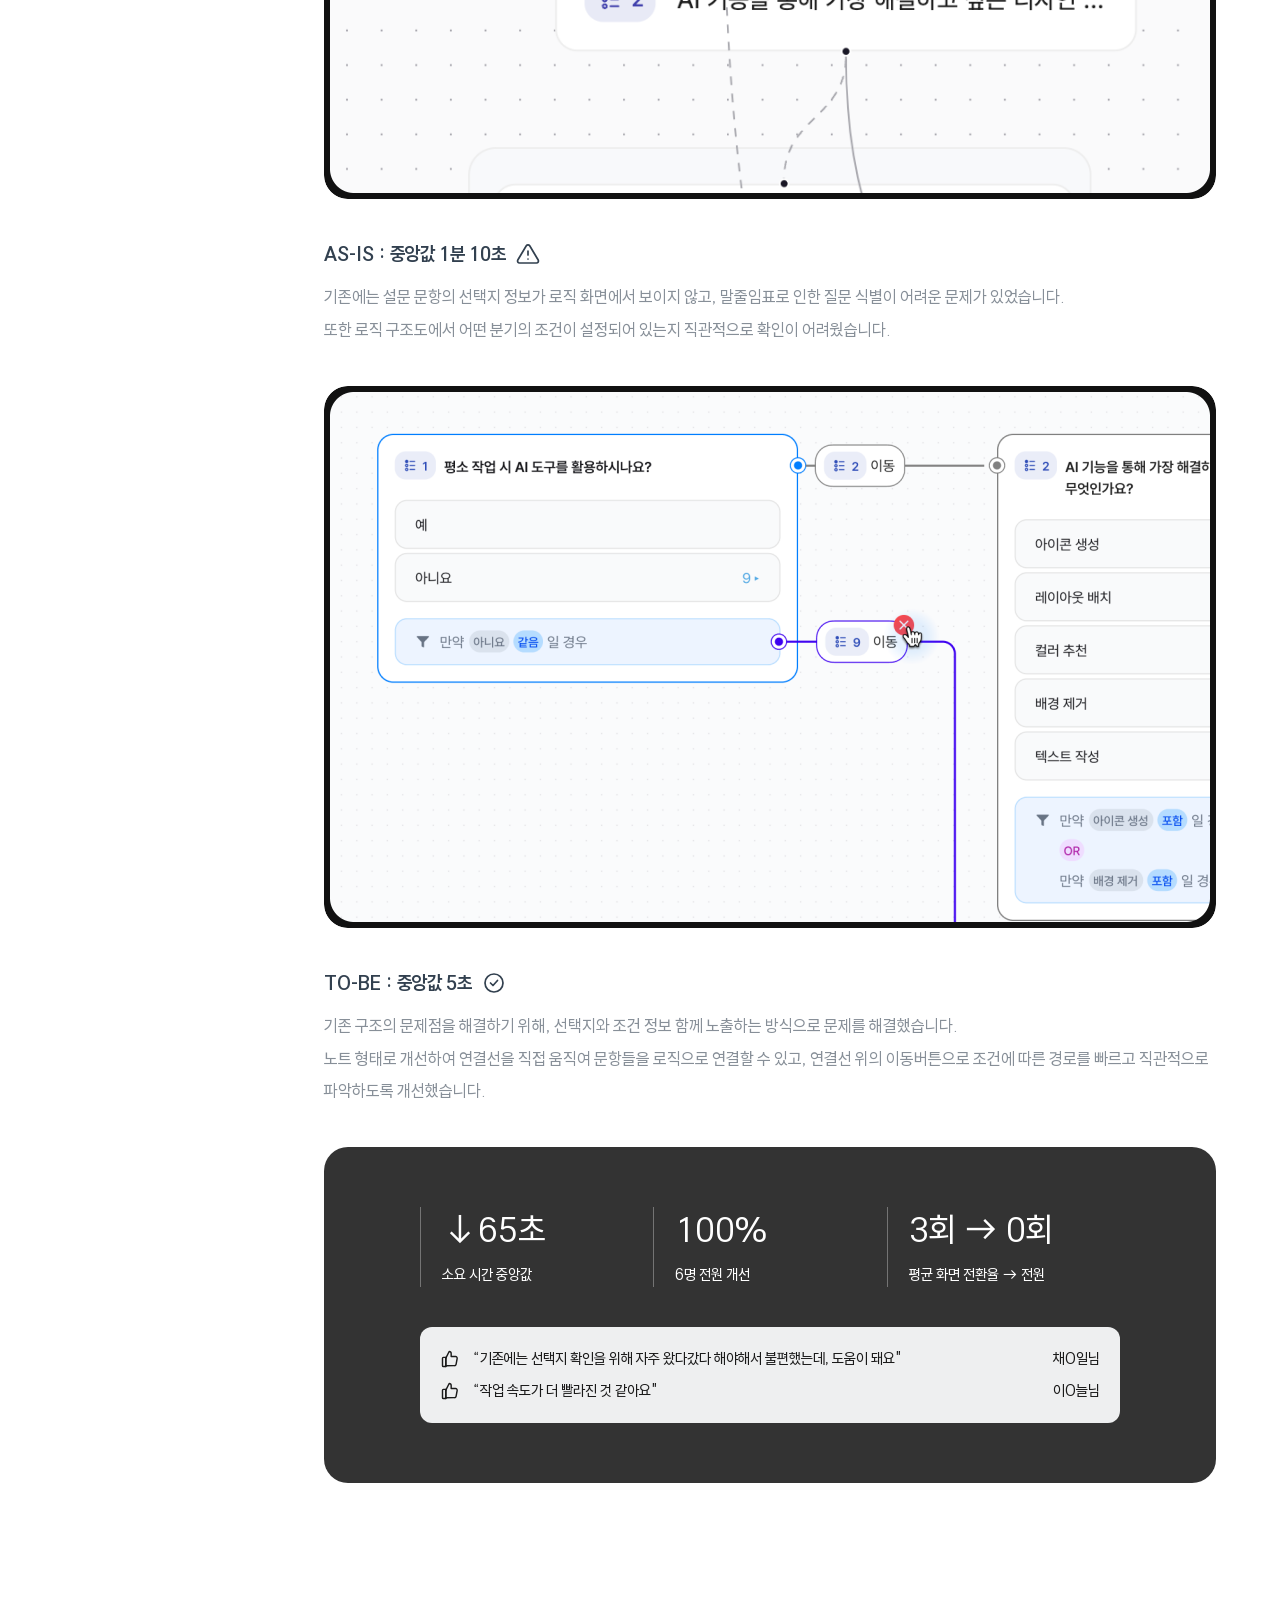
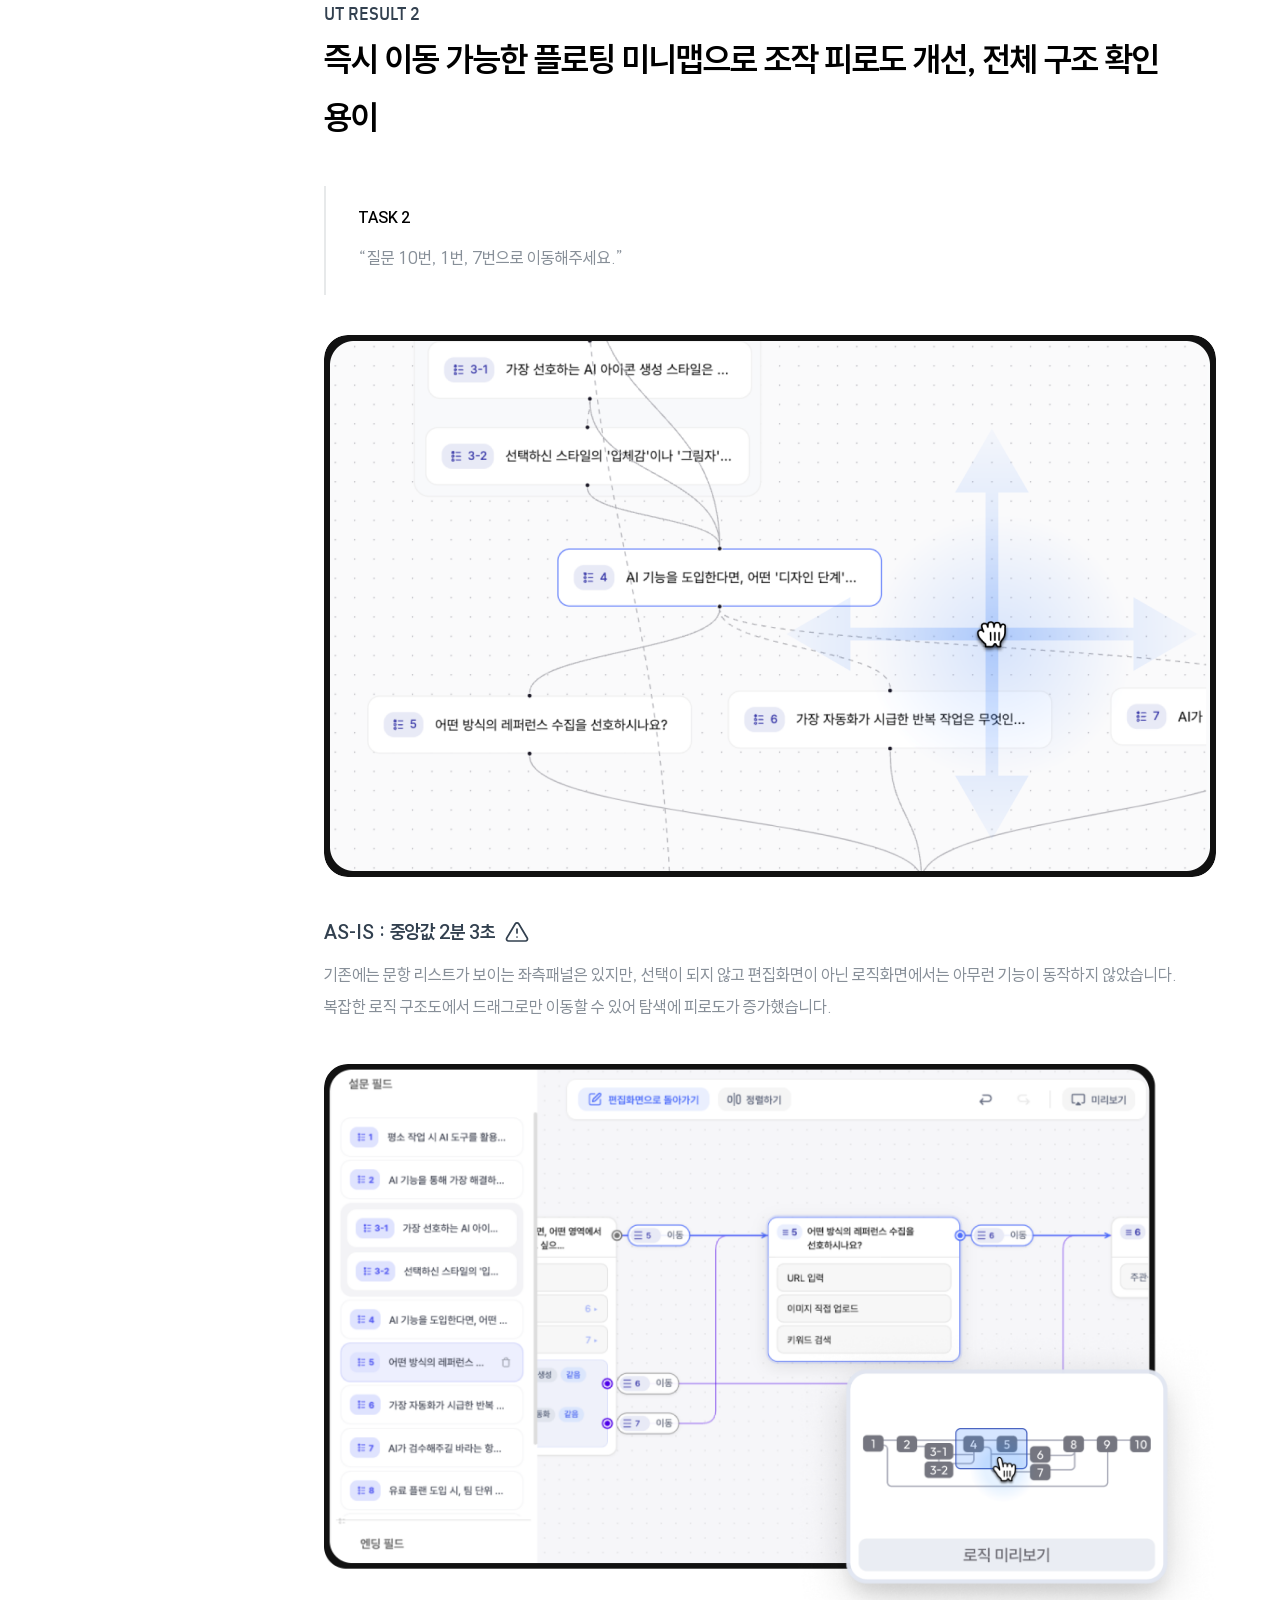
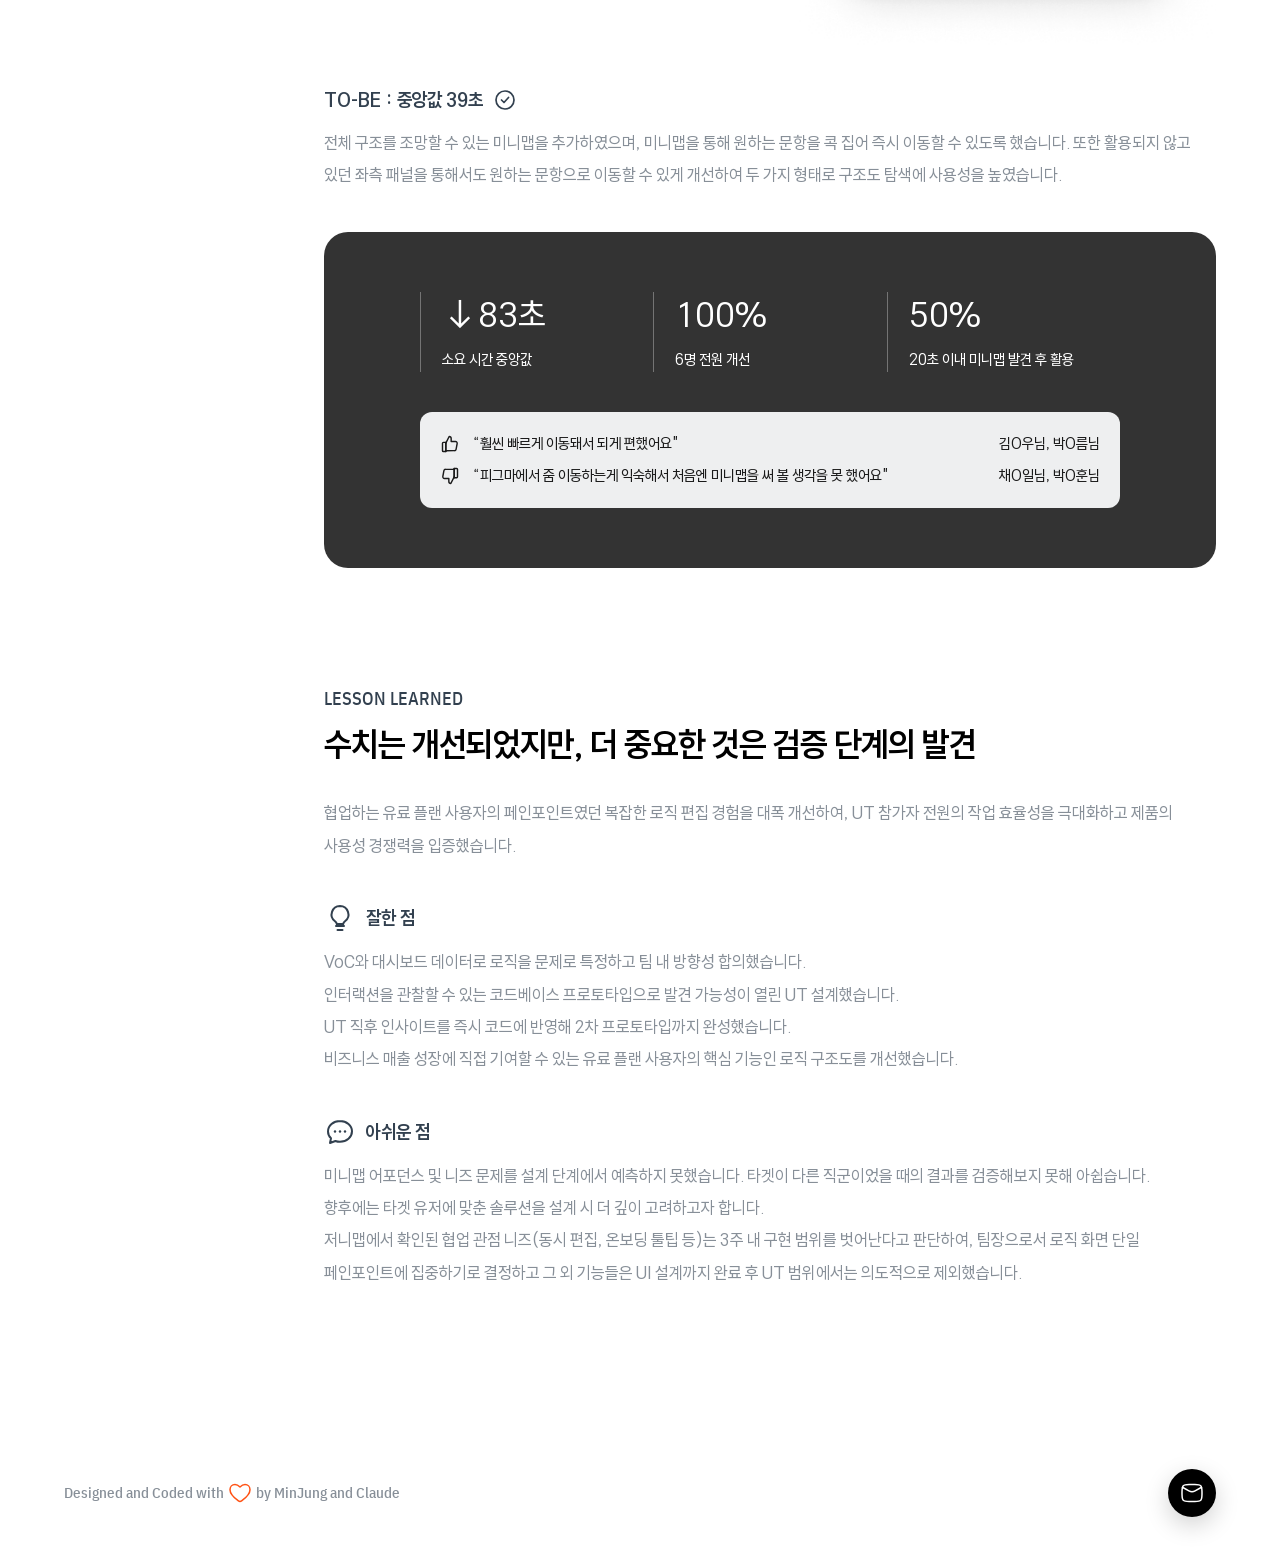
<file: project.html>
<!DOCTYPE html>
<html lang="ko">
<head>
    <meta charset="UTF-8">
    <meta name="viewport" content="width=device-width, initial-scale=1.0">
    <title>Project — MinJung Cho</title>
    <link rel="preconnect" href="https://fonts.googleapis.com">
    <link rel="preconnect" href="https://fonts.gstatic.com" crossorigin>
    <link href="https://fonts.googleapis.com/css2?family=IBM+Plex+Sans+Condensed:wght@400;500;600&display=swap" rel="stylesheet">
    <link rel="stylesheet" href="css/style.css">
</head>
<body>

    <header class="site-header">
        <nav class="nav container">
            <div class="nav-brand">
                <a href="index.html" class="nav-name">MinJung Cho</a>
                <span class="nav-role">Product Designer</span>
            </div>
            <div class="nav-menu">
                <a href="index.html" class="active">Work</a>
                <!-- Misc. 페이지 준비되면 주석 해제
                <a href="#">Misc.</a>
                -->
                <a href="about.html">About</a>
                <!-- PDF 다운로드 말고 새탭으로 열리게 수정 <a href="assets/MinJungCho_CV.pdf" download="MinJungCho_CV.pdf">CV</a> -->
                <a href="assets/MinJungCho_CV.pdf" target="_blank">CV</a>
                <a href="#" class="nav-globe" aria-label="Language" data-tooltip="다국어 기능 공사중" onclick="return false;">
                    <svg viewBox="0 0 24 24" fill="none" stroke="currentColor" stroke-width="1.5" width="24" height="24">
                        <circle cx="12" cy="12" r="9"/>
                        <path d="M3 12h18"/>
                        <path d="M12 3a13.5 13.5 0 0 1 3.5 9 13.5 13.5 0 0 1-3.5 9 13.5 13.5 0 0 1-3.5-9A13.5 13.5 0 0 1 12 3z"/>
                    </svg>
                </a>
            </div>
        </nav>
    </header>

    <div class="page-body">
        <div class="project-layout container">
            <aside class="project-aside">
                <a href="index.html" class="back-link">
                    <svg viewBox="0 0 24 24" fill="none" stroke="currentColor" stroke-width="1.5" width="24" height="24">
                        <path d="M19 12H5"/>
                        <path d="M12 19l-7-7 7-7"/>
                    </svg>
                    돌아가기
                </a>
                <nav class="aside-list" id="asideList"></nav>
            </aside>

            <main class="project-main">
                <div class="project-wrapper">
                    <header class="project-header">
                        <p class="meta-row">
                            <span id="projCategory">Category</span><span>•</span><span id="projDate">Date</span>
                        </p>
                        <h1 class="project-title" id="projTitle">프로젝트 타이틀</h1>
                        <div class="project-hero" id="projHero"></div>
                        <dl class="project-meta" id="projMeta"></dl>
                    </header>

                    <div class="project-body" id="projBody">
                    </div>
                </div>
            </main>
        </div>
    </div>
    <footer class="site-footer">
        <div class="text">
            <span>Designed and Coded with </span>
            <svg xmlns="http://www.w3.org/2000/svg" viewBox="0 0 24 24" width="24" height="24" color="#ff5214" fill="none"
                stroke="#ff5214" stroke-width="1.5" stroke-linecap="round" stroke-linejoin="round">
                <path
                    d="M10.4107 19.9677C7.58942 17.858 2 13.0348 2 8.69444C2 5.82563 4.10526 3.5 7 3.5C8.5 3.5 10 4 12 6C14 4 15.5 3.5 17 3.5C19.8947 3.5 22 5.82563 22 8.69444C22 13.0348 16.4106 17.858 13.5893 19.9677C12.6399 20.6776 11.3601 20.6776 10.4107 19.9677Z">
                </path>
            </svg>
            <span>by MinJung and Claude</span>
        </div>
        <a class="contact" href="mailto:designer.minjungcho@gmail.com" aria-label="조민정에게 이메일 보내기" title="이메일 보내기"
            data-cursor-label="Email me">
            <svg xmlns="http://www.w3.org/2000/svg" viewBox="0 0 24 24" width="24" height="24" color="currentColor"
                fill="none" stroke="currentColor" stroke-width="1.5" stroke-linejoin="round">
                <path d="M2 6L8.91302 9.91697C11.4616 11.361 12.5384 11.361 15.087 9.91697L22 6"></path>
                <path
                    d="M2.01577 13.4756C2.08114 16.5412 2.11383 18.0739 3.24496 19.2094C4.37608 20.3448 5.95033 20.3843 9.09883 20.4634C11.0393 20.5122 12.9607 20.5122 14.9012 20.4634C18.0497 20.3843 19.6239 20.3448 20.7551 19.2094C21.8862 18.0739 21.9189 16.5412 21.9842 13.4756C22.0053 12.4899 22.0053 11.5101 21.9842 10.5244C21.9189 7.45886 21.8862 5.92609 20.7551 4.79066C19.6239 3.65523 18.0497 3.61568 14.9012 3.53657C12.9607 3.48781 11.0393 3.48781 9.09882 3.53656C5.95033 3.61566 4.37608 3.65521 3.24495 4.79065C2.11382 5.92608 2.08114 7.45885 2.01576 10.5244C1.99474 11.5101 1.99475 12.4899 2.01577 13.4756Z">
                </path>
            </svg>
        </a>
    </footer>
    <script src="data/projects.js"></script>
    <script src="js/project.js"></script>
    <script src="js/cursor.js"></script>
</body>
</html>
</file>
<file: css/style.css>
/* ============================================
   Fonts
   ============================================ */
@font-face {
    font-family: 'Freesentation';
    src: url('../assets/fonts/Freesentation-1Thin.woff2') format('woff2');
    font-weight: 100;
    font-display: swap;
}
@font-face {
    font-family: 'Freesentation';
    src: url('../assets/fonts/Freesentation-2ExtraLight.woff2') format('woff2');
    font-weight: 200;
    font-display: swap;
}
@font-face {
    font-family: 'Freesentation';
    src: url('../assets/fonts/Freesentation-3Light.woff2') format('woff2');
    font-weight: 300;
    font-display: swap;
}
@font-face {
    font-family: 'Freesentation';
    src: url('../assets/fonts/Freesentation-4Regular.woff2') format('woff2');
    font-weight: 400;
    font-display: swap;
}
@font-face {
    font-family: 'Freesentation';
    src: url('../assets/fonts/Freesentation-5Medium.woff2') format('woff2');
    font-weight: 500;
    font-display: swap;
}
@font-face {
    font-family: 'Freesentation';
    src: url('../assets/fonts/Freesentation-6SemiBold.woff2') format('woff2');
    font-weight: 600;
    font-display: swap;
}
@font-face {
    font-family: 'Freesentation';
    src: url('../assets/fonts/Freesentation-7Bold.woff2') format('woff2');
    font-weight: 700;
    font-display: swap;
}
@font-face {
    font-family: 'Freesentation';
    src: url('../assets/fonts/Freesentation-8ExtraBold.woff2') format('woff2');
    font-weight: 800;
    font-display: swap;
}
@font-face {
    font-family: 'Freesentation';
    src: url('../assets/fonts/Freesentation-9Black.woff2') format('woff2');
    font-weight: 900;
    font-display: swap;
}

/* ============================================
   Tokens
   ============================================ */
:root {
    /* 커스텀 커서 — 색상은 여기서 수정 */
    --cursor-color: #81959fcf;
    --cursor-text-color: #ffffff;
    --cursor-size: 14px;

    --color-bg: #ffffff;
    --color-text: #32404f;
    --color-text-muted: rgba(50, 64, 79, 0.584);
    --color-text-gray: #878f98;
    --color-nav-active: #0D2EFF;
    --color-headline: #000000;
    --color-card-bg: rgba(0, 0, 0, 0.05);
    --color-border: rgba(135, 143, 152, 0.2);
    --font-en: 'IBM Plex Sans Condensed', sans-serif;
    --font-kr: 'Freesentation', 'IBM Plex Sans Condensed', sans-serif;
    --page-padding: 64px;
}

/* ============================================
   Reset / Base
   ============================================ */
*,
*::before,
*::after {
    box-sizing: border-box;
    margin: 0;
    padding: 0;
}

html {
    scroll-behavior: smooth;
}

body {
    background: var(--color-bg);
    color: var(--color-text);
    font-family: var(--font-en);
    font-size: 15px;
    line-height: 22px;
    word-break: keep-all; /* 한국어 단어 단위 줄바꿈 */
}

a {
    color: inherit;
    text-decoration: none;
}

a:hover {
    text-decoration: underline;
}

ul {
    list-style: none;
}

img {
    max-width: 100%;
    display: block;
}

.container {
    max-width: 1920px;
    margin: 0 auto;
    padding-left: var(--page-padding);
    padding-right: var(--page-padding);
}

/* ============================================
   About page
   ============================================ */
.about {
    padding-top: 120px;
    padding-bottom: 120px;
}

/* 텍스트 + 플로팅 이미지의 기준 영역 (Figma 892px 컬럼) */
.about-stage {
    position: relative;
    max-width: 892px;
    margin: 0 auto;
}

.about-text {
    font-family: var(--font-kr);
    font-weight: 500;
    font-size: 40px;
    line-height: 1.7; /* Figma: 줄 48px + 간격 20px = 68px 피치 */
    letter-spacing: -0.02em;
    color: #000000;
}

.about-title {
    /* 본문과 같은 피치로 흐르게 함 */
}

/* 키워드 (호버/탭 트리거) */
.about-kw {
    font: inherit;
    font-weight: 700;
    color: inherit;
    background: none;
    border: none;
    padding: 0;
    text-decoration: underline;
    text-underline-position: from-font;
}

/* --- 플로팅 리빌 (데스크톱/태블릿 호버) ---
   위치·크기는 892×456 스테이지 기준 % — Figma 시안 좌표 환산값 */
.about-float {
    position: absolute;
    margin: 0;
    opacity: 0;
    visibility: hidden;
    transition: opacity 0.2s ease;
    pointer-events: none;
    z-index: 5;
}

.about-float.is-on {
    opacity: 1;
    visibility: visible;
}

.about-float img {
    width: 100%;
    height: 100%;
    object-fit: cover;
    display: block;
}

.about-float figcaption {
    position: absolute;
    background: #000000;
    color: #ffffff;
    font-family: var(--font-kr);
    font-weight: 500;
    font-size: 26px;
    line-height: 1.5;
    letter-spacing: -0.02em;
    padding: 8px 20px;
    white-space: nowrap;
}

/* beijing: 사진 338×450 @ (246,81) rot4.52 / 캡션 (494,129) */
.float-beijing { left: 27.6%; top: 17.7%; width: 37.9%; aspect-ratio: 338 / 450; transform: rotate(4.52deg); }
.float-beijing figcaption { left: 66%; top: 10%; transform: rotate(-4.52deg); }

/* london: 360×480 @ (63,82) rot-4.77 / 캡션 (298,204) */
.float-london { left: 7.1%; top: 18%; width: 40.4%; aspect-ratio: 360 / 480; transform: rotate(-4.77deg); }
.float-london figcaption { left: 65%; top: 27%; transform: rotate(4.77deg); }

/* travel: 300×496 @ (201,48) rot3.72 / 캡션 (370,196) */
.float-travel { left: 22.5%; top: 10.6%; width: 33.6%; aspect-ratio: 300 / 496; transform: rotate(3.72deg); }
.float-travel figcaption { left: 56%; top: 30%; transform: rotate(-3.72deg); }

/* game: 그리드 이미지 481×675 @ (214,-79) rot-3, 캡션 없음 */
.float-game { left: 24%; top: -17.3%; width: 53.9%; aspect-ratio: 481 / 675; transform: rotate(-3deg); }

/* tech: 600×400 @ (-4,70), 회전·캡션 없음 */
.float-tech { left: -0.4%; top: 15.4%; width: 67.3%; aspect-ratio: 3 / 2; }

/* character: 351×468 @ (345,60) rot7.72 / 캡션 (639,401) */
.float-character { left: 38.7%; top: 13%; width: 39.3%; aspect-ratio: 3 / 4; transform: rotate(7.72deg); }
.float-character figcaption { left: 71%; top: 84%; transform: rotate(-7.72deg); }

/* --- 인라인 리빌 (모바일 탭) — 데스크톱에서는 항상 숨김 --- */
.about-inline {
    display: none;
}

/* 태블릿: 텍스트 30px (Figma 태블릿 시안) */
@media (max-width: 1279px) {
    .about-text {
        font-size: 30px;
    }

    .about-float figcaption {
        font-size: 20px;
        padding: 6px 14px;
    }
}

/* 모바일: 텍스트 20px, 호버 리빌 대신 탭 인라인 리빌 */
@media (max-width: 640px) {
    .about {
        padding-top: 80px;
        padding-bottom: 80px;
    }

    .about-text {
        font-size: 20px;
        line-height: 1.6; /* 줄 24px + 간격 8px */
    }

    .about-title {
        font-weight: 700;
    }

    /* 호버 리빌 숨김 */
    .about-float {
        display: none;
    }

    /* 탭으로 열린 인라인 리빌: 텍스트 사이에 블록으로 삽입 */
    .about-inline:not([hidden]) {
        display: block;
        margin: 12px 0;
    }

    .about-inline-media {
        position: relative;
        display: block;
        width: 270px;
        max-width: 100%;
    }

    .about-inline-media img {
        display: block;
        width: 100%;
    }

    .about-inline-media em {
        position: absolute;
        left: 28%;
        top: 12px;
        background: #000000;
        color: #ffffff;
        font-style: normal;
        font-family: var(--font-kr);
        font-weight: 500;
        font-size: 16px;
        line-height: 1.5;
        letter-spacing: -0.02em;
        padding: 2px 8px;
        max-width: calc(100vw - 48px - 28%);
    }
}


/* ============================================
   Custom cursor
   ============================================ */
/* 커스텀 커서가 활성화되면(마우스 기기) 기본 커서 숨김 */
.has-custom-cursor,
.has-custom-cursor * {
    cursor: none !important;
}

.cursor-dot {
    position: fixed;
    left: 0;
    top: 0;
    width: var(--cursor-size);
    height: var(--cursor-size);
    background: var(--cursor-color);
    border-radius: 999px;
    pointer-events: none;
    z-index: 9999;
    display: flex;
    align-items: center;
    justify-content: center;
    opacity: 0;
    transition: width 0.25s ease, height 0.25s ease, opacity 0.2s ease, padding 0.25s ease;
    will-change: transform;
}

.cursor-dot--visible {
    opacity: 1;
}

/* 선택 가능한 영역(링크·버튼) 호버 시 확대 */
.cursor-dot--grow {
    width: 48px;
    height: 48px;
}

/* 프로젝트 카드 호버 시 텍스트 툴팁으로 변형 */
.cursor-dot--tooltip {
    width: auto;
    height: auto;
    padding: 10px 16px;
}

.cursor-label {
    display: none;
    font-family: var(--font-en);
    text-transform: uppercase;
    font-weight: 400;
    font-size: 14px;
    line-height: 1;
    color: var(--cursor-text-color);
    white-space: nowrap;
}

.cursor-dot--tooltip .cursor-label {
    display: block;
}

/* ============================================
   Nav
   ============================================ */
.site-header {
    border-bottom: 1px solid var(--color-border);
}

.nav {
    display: flex;
    align-items: center;
    justify-content: space-between;
    padding-top: 25px;
    padding-bottom: 25px;
}

.nav-brand {
    display: flex;
    align-items: center;
    gap: 16px;
    font-weight: 500;
}

.nav-brand .nav-role {
    color: var(--color-text-muted);
}

.nav-menu {
    display: flex;
    align-items: center;
    gap: 32px;
    font-weight: 500;
}

.nav-menu a {
    color: var(--color-text-muted);
}

.nav-menu a.active {
    color: var(--color-nav-active);
}

.nav-menu .nav-globe {
    display: inline-flex;
    width: 24px;
    height: 24px;
    color: var(--color-text-muted);
    position: relative;
}

/* 지구본 호버 툴팁 (다국어 기능 공사중) */
.nav-globe::after {
    content: attr(data-tooltip);
    position: absolute;
    top: calc(100% + 10px);
    right: 0;
    background: var(--color-text);
    color: #ffffff;
    font-family: var(--font-kr);
    font-size: 13px;
    line-height: 1;
    padding: 8px 12px;
    border-radius: 6px;
    white-space: nowrap;
    opacity: 0;
    pointer-events: none;
    transition: opacity 0.15s ease;
    z-index: 10;
}

.nav-globe:hover::after {
    opacity: 1;
}

/* ============================================
   Home: Hero
   ============================================ */
.hero {
    padding-top: 200px;
    padding-bottom: 60px;
}

.hero-headline {
    font-family: var(--font-kr);
    font-weight: 700;
    font-size: 46px;
    line-height: 1.2;
    color: var(--color-headline);
}

.hero-headline .br-mobile {
    display: none;
}

.career {
    margin-top: 20px;
    display: flex;
    flex-direction: column;
    gap: 6px;
}

.career-row {
    display: flex;
    align-items: flex-start;
}

.career-year {
    flex: 0 0 112px;
    color: var(--color-text-muted);
}

.career-detail {
    display: flex;
    flex: 1;
}

.career-company {
    flex: 0 0 226px;
    color: var(--color-text);
}

.career-role {
    color: var(--color-text-muted);
}

/* ============================================
   Home: Projects grid
   ============================================ */
.projects {
    padding-bottom: 0;
}

/* ============================================
   Footer
   ============================================ */
.site-footer {
    display: flex;
    justify-content: space-between;
    flex-direction: row;
    align-items: center;
    gap: 24px;
    max-width: 1920px;
    margin: 0 auto;
    padding: 120px var(--page-padding) 32px;
}

.site-footer .text {
    font-weight: 500;
    color: var(--color-text-muted);
    display: flex;
    gap: 4px;
    align-items: center;
    flex-wrap: wrap;
}

.site-footer .text svg {
    flex: none;
}

.contact {
    position: relative;
    flex: none;
    width: 48px;
    height: 48px;
    border-radius: 999px;
    background: #000;
    display: flex;
    align-items: center;
    justify-content: center;
    isolation: isolate;
    box-shadow: 0 8px 24px rgba(0, 0, 0, 0.18);
    -webkit-tap-highlight-color: transparent;
    touch-action: manipulation;
    transition:
        transform 0.28s cubic-bezier(0.22, 1, 0.36, 1),
        background-color 0.22s ease,
        box-shadow 0.28s ease;
    animation: contact-enter 0.55s cubic-bezier(0.22, 1, 0.36, 1) 0.18s both;
}

.contact::before {
    content: '';
    position: absolute;
    inset: -1px;
    border: 1px dashed #0d2dffa7;
    border-radius: inherit;
    opacity: 0;
    transform: scale(0.78);
    z-index: -1;
    transition:
        opacity 0.24s ease,
        transform 0.35s cubic-bezier(0.22, 1, 0.36, 1);
}

.contact svg {
    width: 24px;
    height: 24px;
    color: #fff;
    transition: transform 0.32s cubic-bezier(0.22, 1, 0.36, 1);
}

.contact:hover {
    text-decoration: none;
}

@media (hover: hover) and (pointer: fine) {
    .contact:hover {
        background: var(--color-nav-active);
        transform: translateY(-4px);
        box-shadow: 0 14px 30px rgba(27, 28, 122, 0.24);
    }

    .contact:hover::before {
        opacity: 1;
        transform: scale(1.32);
    }

    .contact:hover svg {
        transform: translate(2px, -2px) rotate(-6deg);
    }
}

.contact:active {
    transform: translateY(-1px) scale(0.92);
    box-shadow: 0 4px 12px rgba(0, 0, 0, 0.2);
    transition-duration: 0.08s;
}

.contact:active::before {
    opacity: 0.35;
    transform: scale(0.94);
    transition-duration: 0.08s;
}

.contact:active svg {
    transform: scale(0.9);
    transition-duration: 0.08s;
}

.contact:focus-visible {
    outline: 3px solid rgba(27, 28, 122, 0.28);
    outline-offset: 5px;
}

@keyframes contact-enter {
    from {
        opacity: 0;
        transform: translateY(14px) scale(0.9);
    }
    to {
        opacity: 1;
        transform: translateY(0) scale(1);
    }
}

@media (prefers-reduced-motion: reduce) {
    .contact,
    .contact::before,
    .contact svg {
        animation: none;
        transition: none;
    }
}

/* ============================================
   Projects grid (/portfolio 템플릿)
   ============================================ */

.projects-grid {
    display: grid;
    grid-template-columns: repeat(2, minmax(0, 1fr));
    column-gap: 32px;
    row-gap: 64px;
    align-items: start;
}

.card {
    display: block;
    min-width: 0;
}

.card:hover {
    text-decoration: none;
}

.card-text {
    padding-top: 20px;
}

.card-title {
    font-family: var(--font-kr);
    font-weight: 600;
    font-size: 22px;
    line-height: 1.4;
    letter-spacing: -0.02em;
    color: #000000;
    /* white-space: pre-line; */
}

.card-meta,
.meta-row {
    display: flex;
    align-items: center;
    gap: 6px;
    color: var(--color-text-muted);
}

.card-meta span:first-child,
.meta-row span:first-child {
    font-family: var(--font-kr);
    font-weight: 500;
    font-size: 16px;
    line-height: 20px;
}

.card-meta {
    margin-top: 8px;
}

.card-image {
    width: 100%;
    overflow: hidden;
    border-radius: 16px;
    background: var(--color-card-bg);
}

.card-image img,
.card-image video {
    display: block;
    width: 100%;
    height: auto;
    transition: transform 0.5s ease;
}

/* 썸네일 호버 시 살짝 확대 */
.card:hover .card-image img,
.card:hover .card-image video {
    transform: scale(1.04);
}

.card-image:empty {
    aspect-ratio: 16 / 9;
}

/* ============================================
   Project page (/portfolio 템플릿)
   ============================================ */
/* .page-body {
    border-bottom: 1px solid var(--color-border);
} */

.project-layout {
    display: flex;
    gap: 60px;
}

/* --- Aside --- */
.project-aside {
    flex: 0 0 200px;
    padding-top: 40px;
    padding-bottom: 40px;
    position: sticky;
    top: 0;
    align-self: flex-start;
    display: flex;
    flex-direction: column;
    max-height: 100vh;
}

.back-link {
    display: inline-flex;
    align-items: center;
    gap: 8px;
    font-family: var(--font-kr);
    font-weight: 500;
    font-size: 16px;
    line-height: 22px;
    color: var(--color-text-muted);
    white-space: nowrap;
    flex: none;
}

.back-link svg {
    width: 24px;
    height: 24px;
    flex: none;
}

.aside-list {
    margin-top: 32px;
    display: flex;
    flex-direction: column;
    gap: 8px;
    min-height: 0;
    overflow-y: auto;
    overscroll-behavior: contain;
    scrollbar-width: thin;
    scrollbar-color: #c5c5c5 transparent;
}

.aside-list::-webkit-scrollbar {
    width: 4px;
}

.aside-list::-webkit-scrollbar-thumb {
    background: #c5c5c5;
    border-radius: 999px;
}

.aside-list a {
    flex: none;
    font-family: var(--font-kr);
    font-weight: 400;
    font-size: 16px;
    line-height: 24px;
    color: var(--color-text-muted);
    white-space: nowrap;
    overflow: hidden;
    text-overflow: ellipsis;
}

.aside-list a.active {
    color: var(--color-text);
}

/* --- Main column --- */
.project-main {
    display: flex;
    flex: 1;
    justify-content: center;
    min-width: 0;
    padding-top: 40px;
    padding-bottom: 60px;
}

.project-wrapper{
    width: 100%;
    max-width: 892px;
    min-width: 0;
}

.project-title {
    font-family: var(--font-kr);
    font-weight: 700;
    font-size: 64px;
    line-height: 1.2;
    letter-spacing: -0.02em;
    color: var(--color-headline);
    margin-top: 12px;
    white-space: pre-line;
}

.project-hero {
    margin-top: 48px;
    border-radius: 13px;
    overflow: hidden;
    aspect-ratio: 892 / 500;
    background:
        radial-gradient(60% 90% at 55% 50%, rgba(244, 114, 182, 0.75) 0%, rgba(232, 190, 224, 0.55) 55%, rgba(226, 214, 240, 0.5) 100%),
        linear-gradient(90deg, #efd9ec 0%, #e8d5ef 100%);
}

.project-hero img {
    width: 100%;
    height: 100%;
    object-fit: cover;
}

.project-meta {
    margin-top: 20px;
    display: grid;
    grid-template-columns: repeat(4, 1fr);
    gap: 48px;
}

.meta-item dt {
    font-family: var(--font-kr);
    font-weight: 400;
    font-size: 16px;
    line-height: 22px;
    color: var(--color-text-muted);
}

.meta-item dd {
    margin-top: 8px;
    font-family: var(--font-kr);
    font-weight: 600;
    font-size: 16px;
    line-height: 22px;
    color: var(--color-text-muted);
}

/* --- Body blocks --- */
.project-body {
    margin-top: 80px;
    display: flex;
    flex-direction: column;
    min-width: 0;
    gap: 120px; /* 기본 섹션 사이 간격. 프로젝트별 sectionGap으로 덮어쓸 수 있음 */
}

.block-section {
    scroll-margin-top: 40px;
    display: flex;
    flex-direction: column;
    min-width: 0;
    gap: 40px; /* 섹션 내부 블록 간격 */
}

.section-subtitle {
    font-family: var(--font-en);
    font-weight: 500;
    font-size: 18px;
    line-height: 22px;
    text-transform: uppercase;
    color: var(--color-text);
}

.section-title {
    margin-top: 6px;
    font-family: var(--font-kr);
    font-weight: 600;
    font-size: 36px;
    line-height: 1.6;
    color: var(--color-headline);
    white-space: pre-line;
}

.section-head .body-text {
    margin-top: 24px;
}

.body-text {
    font-family: var(--font-kr);
    font-weight: 400;
    font-size: 18px;
    line-height: 1.8;
    color: var(--color-text-muted);
    white-space: pre-line; /* 데이터의 \n을 줄바꿈으로 표시 */
}

.img-block {
    background: var(--color-card-bg);
    border-radius: 16px;
    overflow: hidden;
}

.img-block .img-area {
    background: var(--color-card-bg);
}

.img-block .img-area img {
    width: 100%;
}

.img-caption {
    padding: 20px;
    font-family: var(--font-kr);
    font-weight: 400;
    font-size: 16px;
    line-height: 22px;
    color: var(--color-text-muted);
}

.img-group {
    display: grid;
    grid-template-columns: repeat(var(--img-group-columns, 2), minmax(0, 1fr));
    gap: 20px;
}

/* 비율이 다른 프로젝트 화면을 원본 비율 그대로 넘겨보는 가로 갤러리 */
.horizontal-gallery {
    width: 100%;
    min-width: 0;
}

.horizontal-gallery-track {
    display: flex;
    align-items: flex-start;
    gap: 20px;
    width: 100%;
    overflow-x: auto;
    padding: 0 0 16px;
    scroll-snap-type: x mandatory;
    overscroll-behavior-inline: contain;
    scrollbar-color: #b8b8b8 #eeeeee;
    scrollbar-width: thin;
}

.horizontal-gallery-track:focus-visible {
    outline: 2px solid var(--color-headline);
    outline-offset: 6px;
    border-radius: 2px;
}

.horizontal-gallery-track::-webkit-scrollbar {
    height: 6px;
}

.horizontal-gallery-track::-webkit-scrollbar-track {
    background: #eeeeee;
    border-radius: 999px;
}

.horizontal-gallery-track::-webkit-scrollbar-thumb {
    background: #b8b8b8;
    border-radius: 999px;
}

.horizontal-gallery-item {
    flex: 0 0 auto;
    overflow: hidden;
    border-radius: 24px;
    background: #f5f5f5;
    scroll-snap-align: start;
}

.horizontal-gallery-item img {
    display: block;
    width: auto;
    height: clamp(420px, 48vw, 720px);
    max-width: none;
}

.horizontal-gallery-caption {
    padding: 16px 20px;
    font-family: var(--font-kr);
    font-size: 16px;
    line-height: 24px;
    color: var(--color-text-muted);
    background: #ffffff;
}

.quote-block {
    border-left: 2px solid var(--color-border);
    padding: 20px 32px;
}

.quote-head {
    display: flex;
    align-items: center;
    gap: 12px;
    font-family: var(--font-kr);
    font-weight: 600;
    font-size: 16px;
    line-height: 24px;
    letter-spacing: -0.005em;
}

.quote-head .quote-name {
    color: #000000;
}

.quote-head .quote-role {
    color: var(--color-text-gray);
}

.quote-text {
    margin-top: 12px;
    font-family: var(--font-kr);
    font-weight: 400;
    font-size: 18px;
    line-height: 1.8;
    color: var(--color-text-muted);
    white-space: pre-line; /* 데이터의 \n을 줄바꿈으로 표시 */
}

.quote-text a {
    color: var(--color-text);
    text-decoration: underline;
    text-decoration-thickness: 1px;
    text-underline-offset: 3px;
}

.quote-text a:hover {
    opacity: 0.65;
}

/* --- 타이틀 아래 요약 --- */
.project-summary {
    margin-top: 12px;
    font-family: var(--font-kr);
    font-weight: 500;
    font-size: 16px;
    line-height: 26px;
    color: var(--color-text-muted);
    white-space: pre-line; /* 데이터의 \n을 줄바꿈으로 표시 */
}

/* --- 캡션 없는 이미지 (라운드 패널) --- */
.img-block--plain {
    background: none;
    border-radius: 24px;
}

.img-block--plain .img-area {
    background: none;
}

.img-block--plain .img-area img {
    display: block;
    width: 100%;
}

/* --- 화면 진입 시 재생되는 프로젝트 영상 --- */
.video-block {
    width: 100%;
    border-radius: 24px;
    overflow: hidden;
    background: #eeeff0;
}

.viewport-video {
    display: block;
    width: 100%;
    height: auto;
    border-radius: inherit;
    background: #eeeff0;
}

.video-caption {
    padding: 20px 24px;
    font-family: var(--font-kr);
    font-size: 16px;
    line-height: 24px;
    color: var(--color-text-muted);
    background: #ffffff;
}

/* --- 소제목 블록 --- */
.block-heading .heading-title,
.criteria-block .heading-title {
    display: flex;
    align-items: center;
    gap: 10px;
    font-family: var(--font-kr);
    font-weight: 600;
    font-size: 20px;
    line-height: 30px;
    color: var(--color-text);}

.block-icon {
    display: inline-flex;
    align-items: center;
    color: var(--color-text);
    flex: none;
}

.block-heading .body-text {
    margin-top: 12px;
}

/* --- 통계 밴드 (다크 패널) --- */
.stats-block {
    background: #333333;
    border-radius: 24px;
    padding: 60px 96px;
}

.stats-row {
    display: flex;
}

.stat-item {
    flex: 1;
    border-left: 1px solid rgba(215, 215, 215, 0.4);
    padding-left: 21px;
}

.stat-value {
    font-family: var(--font-kr);
    font-weight: 400;
    font-size: 36px;
    line-height: 44px;
    color: #ffffff;
}

.stat-label {
    margin-top: 12px;
    font-family: var(--font-kr);
    font-weight: 400;
    font-size: 16px;
    line-height: 24px;
    color: #ffffff;
}

.stats-feedback {
    margin-top: 40px;
    background: #eeeff0;
    border-radius: 12px;
    padding: 20px;
    display: flex;
    flex-direction: column;
    gap: 8px;
}

/* --- AS-IS / TO-BE 지표 비교표 --- */
.metric-table {
    width: 100%;
    max-width: 100%;
    overflow-x: auto;
    border-radius: 24px;
    background: #333333;
    padding: 40px 76px;
    color: #ffffff;
}

.metric-row {
    min-width: 680px;
    display: grid;
    grid-template-columns: minmax(150px, 1fr) 150px 150px 100px;
    align-items: center;
}

.metric-row + .metric-row {
    border-top: 1px solid rgba(255, 255, 255, 0.12);
}

.metric-cell {
    min-height: 56px;
    padding: 10px 20px;
    display: flex;
    align-items: center;
    font-family: var(--font-kr);
    font-size: 16px;
    line-height: 24px;
}

.metric-row--header .metric-cell {
    min-height: 44px;
    padding-top: 0;
    color: rgba(255, 255, 255, 0.72);
}

.metric-value {
    font-size: 32px;
    line-height: 44px;
}

.metric-row .metric-cell:nth-child(2) {
    color: rgba(255, 255, 255, 0.42);
}

.metric-delta {
    min-width: 80px;
    padding: 10px 8px;
    border-radius: 8px;
    text-align: center;
    color: #1b58ff;
    background: #adcfff;
    font-size: 18px;
    line-height: 20px;
}

.metric-delta--neutral {
    color: #ffffff;
    background: rgba(255, 255, 255, 0.1);
}

.metric-delta--negative {
    color: #ff2e00;
    background: #ffcfc4;
}

.feedback-row {
    display: flex;
    align-items: flex-start;
    justify-content: space-between;
    gap: 16px;
}

.feedback-text {
    display: flex;
    align-items: flex-start;
    gap: 12px;
    font-family: var(--font-kr);
    font-weight: 400;
    font-size: 16px;
    line-height: 24px;
    color: #1a1a1a;
}

.feedback-text .block-icon {
    color: #1a1a1a;
    margin-top: 2px;
}

.feedback-who {
    flex: none;
    font-family: var(--font-kr);
    font-weight: 400;
    font-size: 16px;
    line-height: 24px;
    color: #1a1a1a;
}

/* --- 관찰/측정/기준 카드 --- */
.criteria-card {
    margin-top: 12px;
    background: #eeeff0;
    border-radius: 24px;
    padding: 6px;
}

.criteria-inner {
    background: #ffffff;
    border-radius: 18px;
    padding: 40px;
    display: flex;
    flex-direction: column;
    gap: 16px;
}

.criteria-label {
    font-family: var(--font-kr);
    font-weight: 500;
    font-size: 16px;
    line-height: 24px;
    color: #262424;
}

.criteria-text {
    margin-top: 8px;
    font-family: var(--font-kr);
    font-weight: 400;
    font-size: 16px;
    line-height: 26px;
    color: #666666;
}

/* --- CTA 버튼 --- */
.cta-row {
    display: flex;
    justify-content: flex-end;
}

.cta-button {
    display: inline-flex;
    align-items: center;
    gap: 12px;
    background: #005cfb;
    color: #ffffff;
    border-radius: 12px;
    padding: 23px 40px;
    font-family: var(--font-kr);
    font-weight: 500;
    font-size: 24px;
    line-height: 32px;
}

.cta-button:hover {
    text-decoration: none;
    background: #0050df;
}

.cta-arrow {
    font-size: 28px;
    line-height: 32px;
    font-weight: 300;
}

/* ============================================
   Tablet (641px ~ 1279px)
   ============================================ */
@media (max-width: 1279px) {
    :root {
        --page-padding: 32px;
    }

    .site-header .container {
        padding-left: 24px;
        padding-right: 24px;
    }

    .hero-headline {
        font-size: 38px;
    }

    .career {
        margin-top: 16px;
    }

    .hero {
        padding-bottom: 40px;
    }

    .projects {
        padding-left: 24px;
        padding-right: 24px;
    }

    .projects-grid {
        grid-template-columns: 1fr;
        row-gap: 48px;
    }

    /* --- Project page --- */
    .page-body .container {
        padding-left: 24px;
        padding-right: 24px;
    }

    .project-layout {
        flex-direction: column;
        gap: 0;
    }

    .project-aside {
        flex: none;
        position: static;
        display: flex;
        flex-direction: row;
        align-items: center;
        gap: 32px;
        width: 100%;
        min-width: 0;
        max-height: none;
        padding-bottom: 0;
    }

    .aside-list {
        margin-top: 0;
        flex-direction: row;
        gap: 8px;
        overflow-x: auto;
        overflow-y: hidden;
        scrollbar-width: none;
    }

    .aside-list::-webkit-scrollbar {
        display: none;
    }

    .aside-list a {
        flex: none;
        overflow: visible;
    }

    .project-main {
        max-width: none;
        margin-top: 60px;
        padding-top: 0;
    }

    .project-title {
        font-size: 48px;
    }

    .project-hero {
        aspect-ratio: 752 / 322;
    }

    .project-meta {
        grid-template-columns: repeat(2, 1fr);
        grid-template-rows: repeat(2, auto);
        grid-auto-flow: column;
        row-gap: 20px;
        column-gap: 48px;
    }

    .stats-block {
        padding: 40px 48px;
    }

    .metric-table {
        padding: 32px 24px;
    }
}

/* ============================================
   Mobile (≤ 640px)
   ============================================ */
@media (max-width: 640px) {
    :root {
        --page-padding: 24px;
    }

    .nav {
        flex-direction: column;
        align-items: flex-start;
        gap: 16px;
        padding-top: 24px;
        padding-bottom: 24px;
    }

    .site-footer {
        flex-direction: column-reverse;
        align-items: flex-end;
        justify-content: flex-start;
        gap: 20px;
        padding-top: 80px;
        padding-right: var(--page-padding);
        padding-bottom: 24px;
        padding-left: var(--page-padding);
    }

    .site-footer .text {
        width: 100%;
        justify-content: flex-end;
        text-align: right;
    }

    .hero {
        padding-top: 120px;
    }

    .hero-headline {
        font-size: 28px;
    }

    .hero-headline .br-mobile {
        display: inline;
    }

    .career {
        gap: 12px;
    }

    .career-detail {
        flex-direction: column;
        gap: 3px;
    }

    .career-company {
        flex: none;
    }

    /* --- Project page --- */
    .project-aside {
        padding-top: 20px;
    }

    .aside-list {
        display: none;
    }

    .project-main {
        margin-top: 20px;
    }

    .project-title {
        font-size: 40px;
    }

    .project-hero {
        aspect-ratio: 327 / 184;
    }

    .project-meta {
        display: flex;
        flex-direction: column;
        gap: 20px;
    }

    .img-group {
        grid-template-columns: 1fr;
    }

    .horizontal-gallery-item img {
        height: clamp(320px, 110vw, 520px);
    }

    .stats-block {
        padding: 32px 24px;
    }

    .stats-row {
        flex-direction: column;
        gap: 24px;
    }

    .metric-table {
        margin-left: 0;
        margin-right: 0;
        padding: 24px 12px;
        border-radius: 16px;
    }

    .feedback-row {
        flex-direction: column;
        gap: 4px;
    }

    .feedback-who {
        padding-left: 32px;
    }

    .criteria-inner {
        padding: 24px;
    }

    .cta-button {
        width: 100%;
        justify-content: center;
        font-size: 20px;
        padding: 18px 24px;
    }
}
</file>
